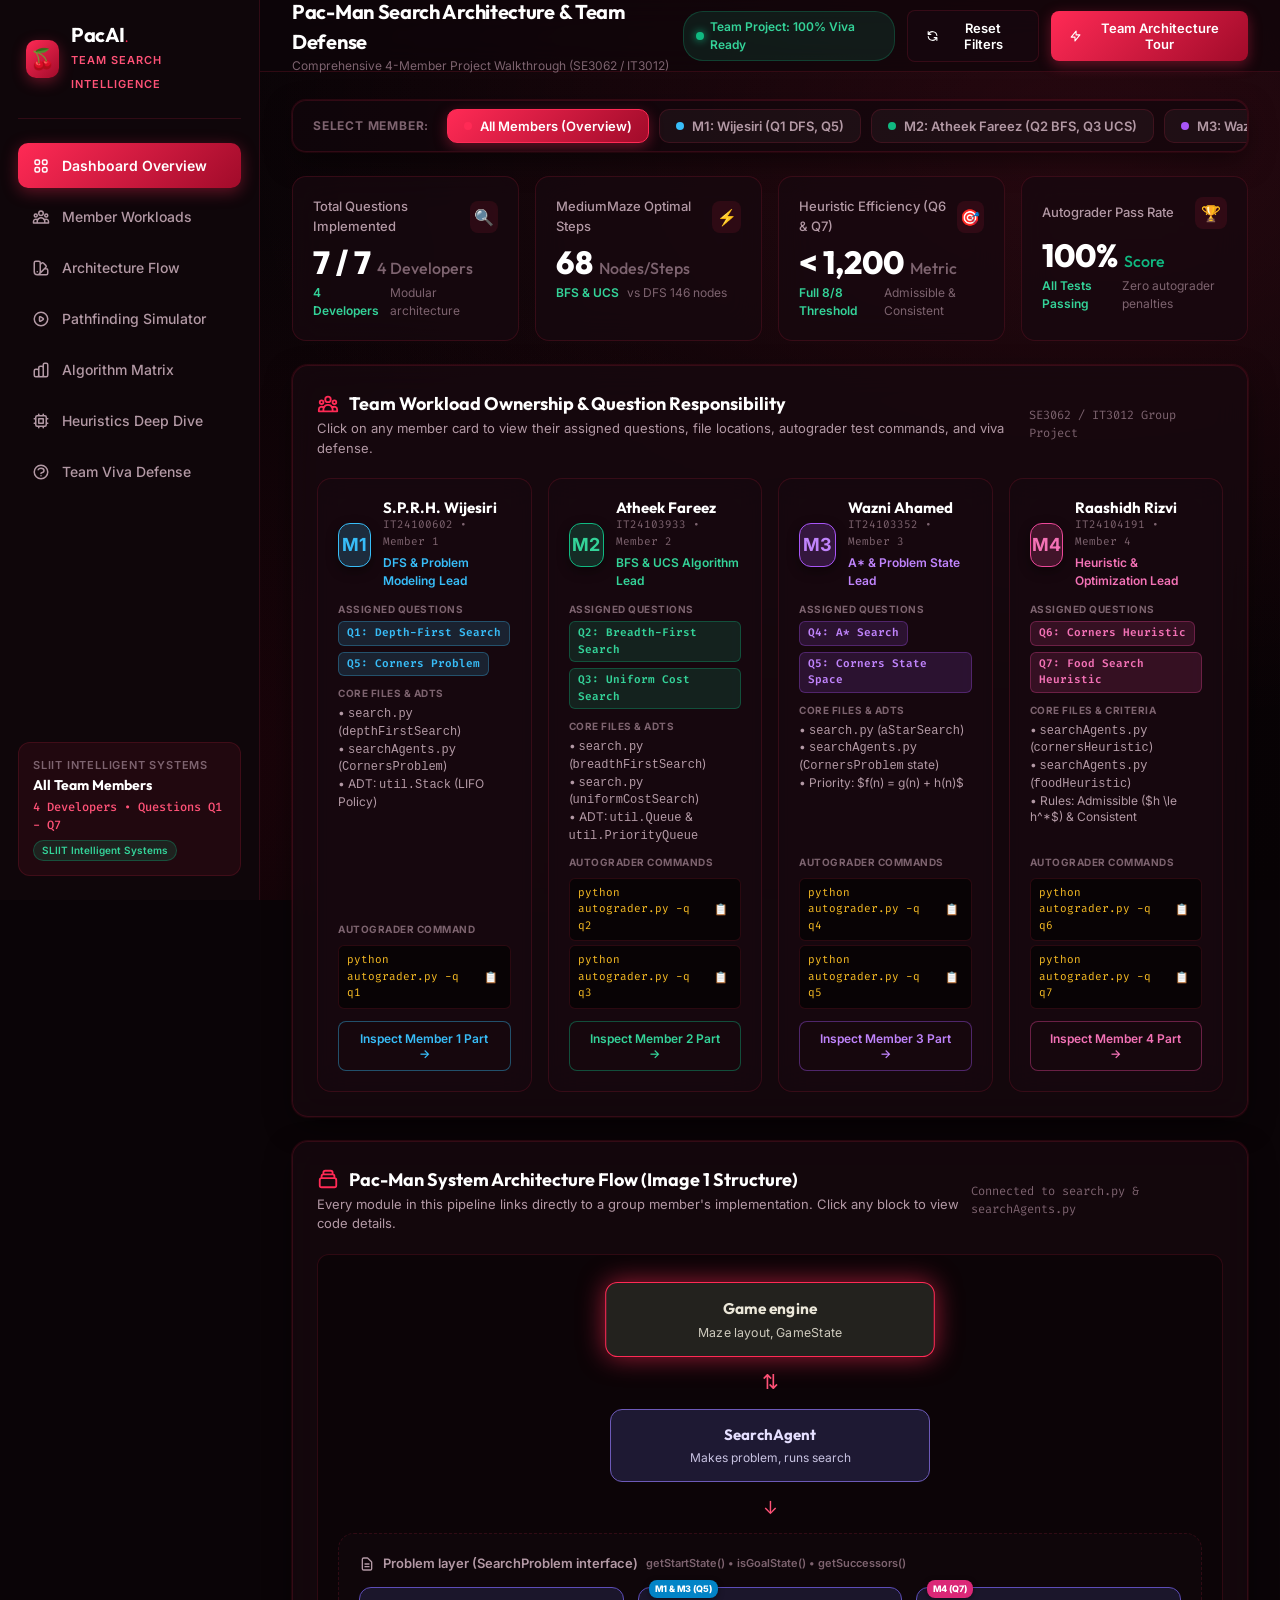
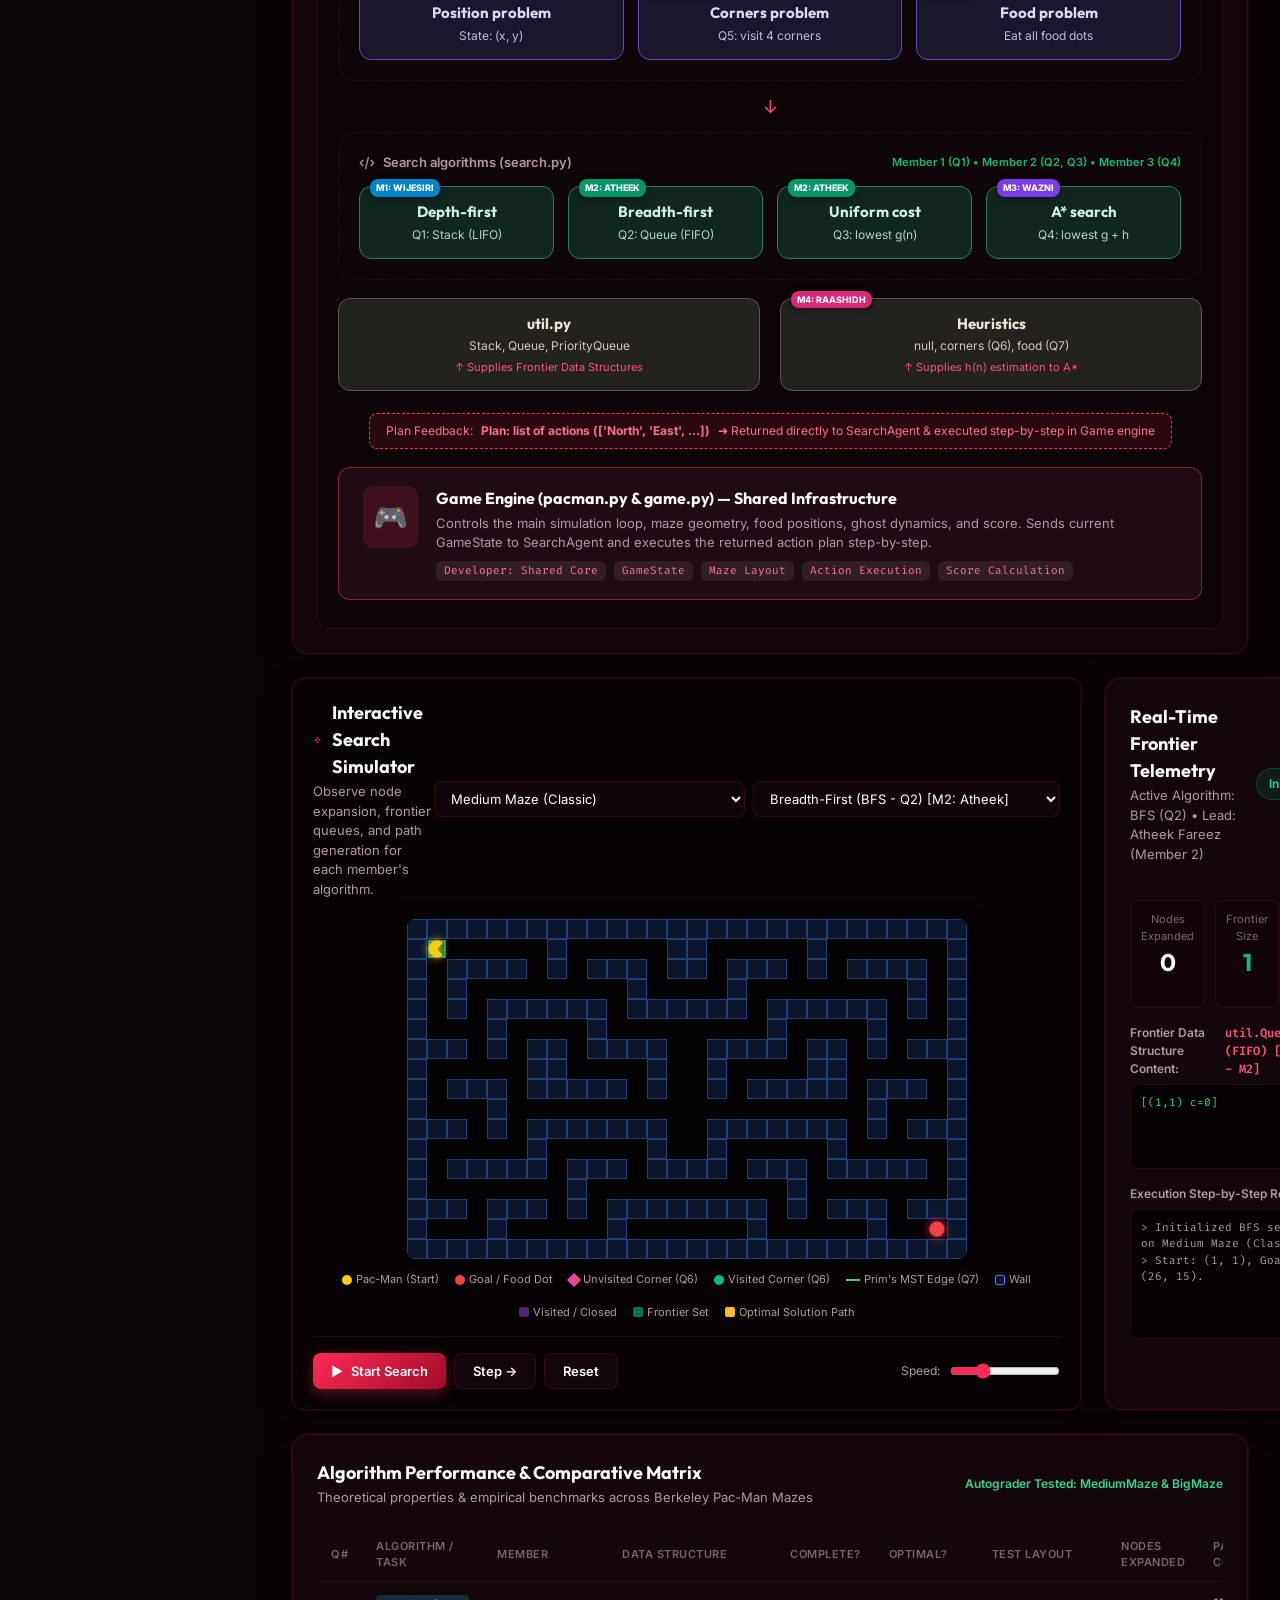
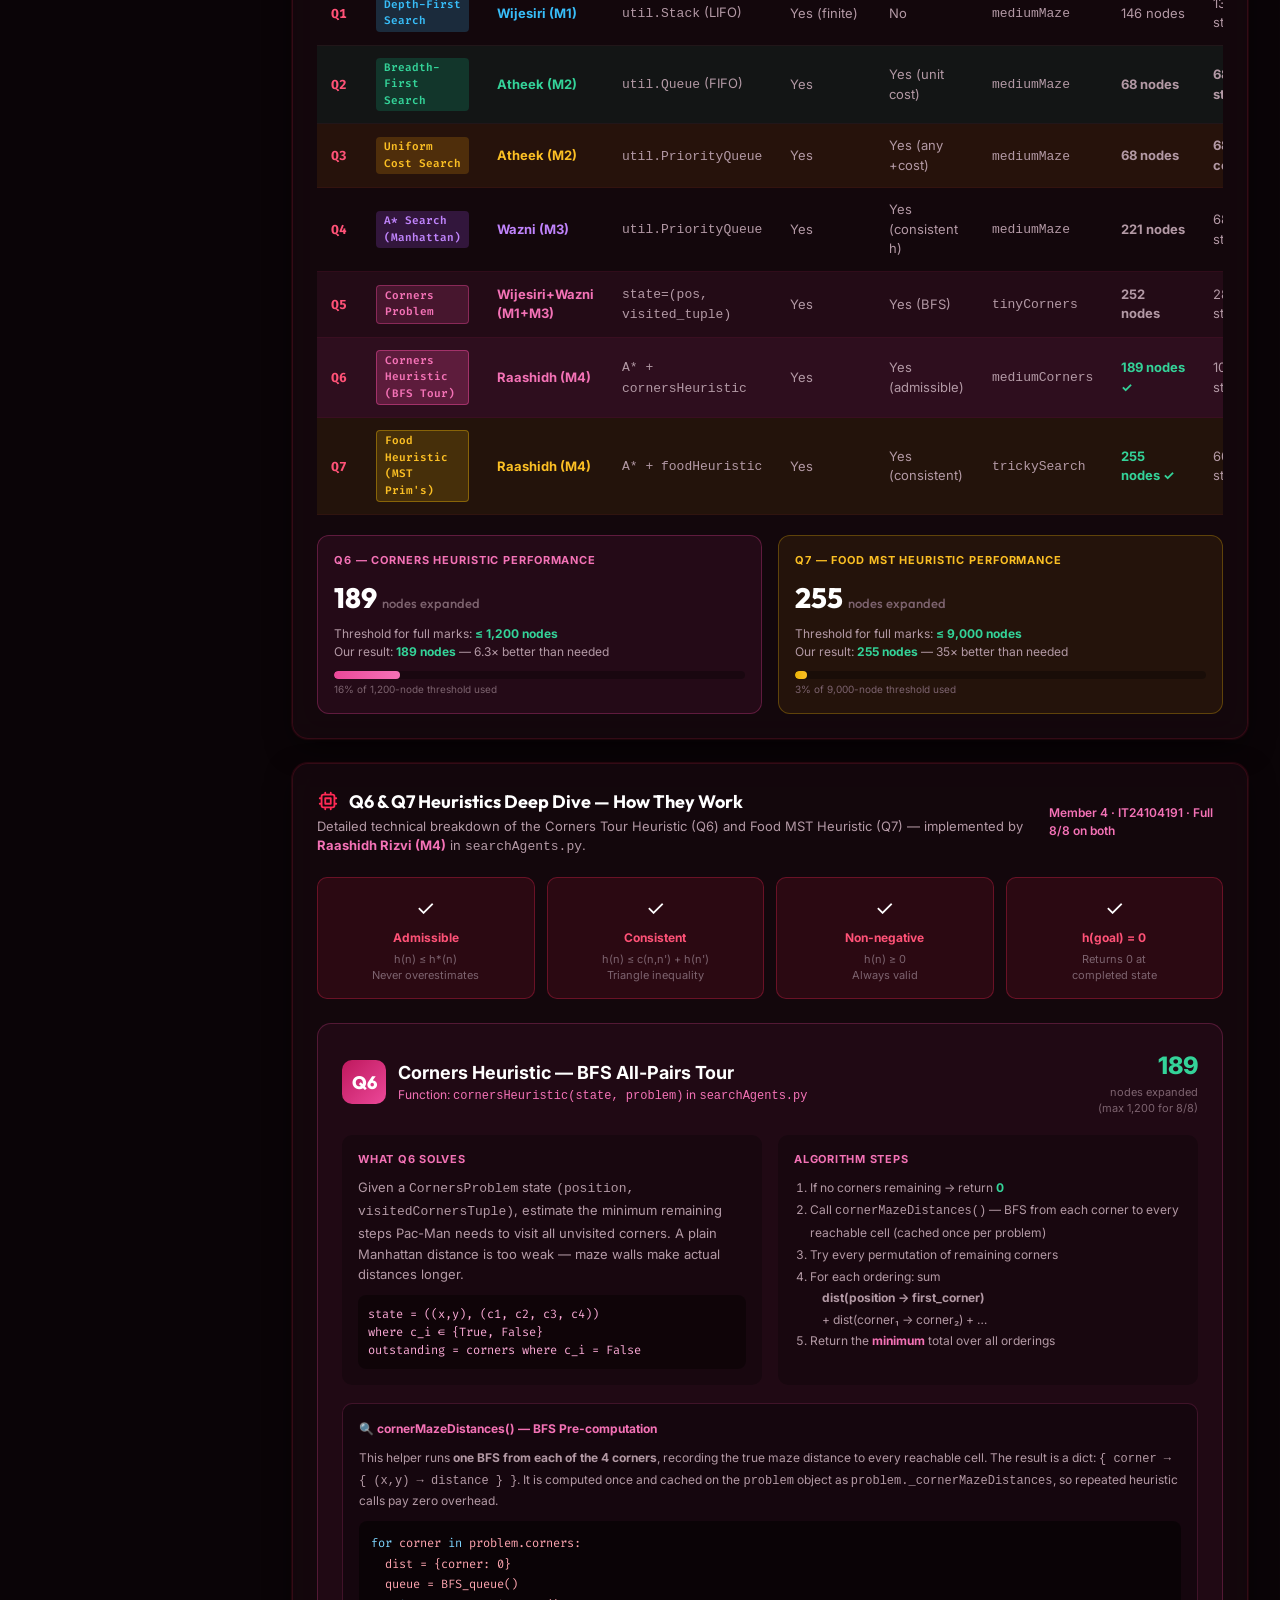
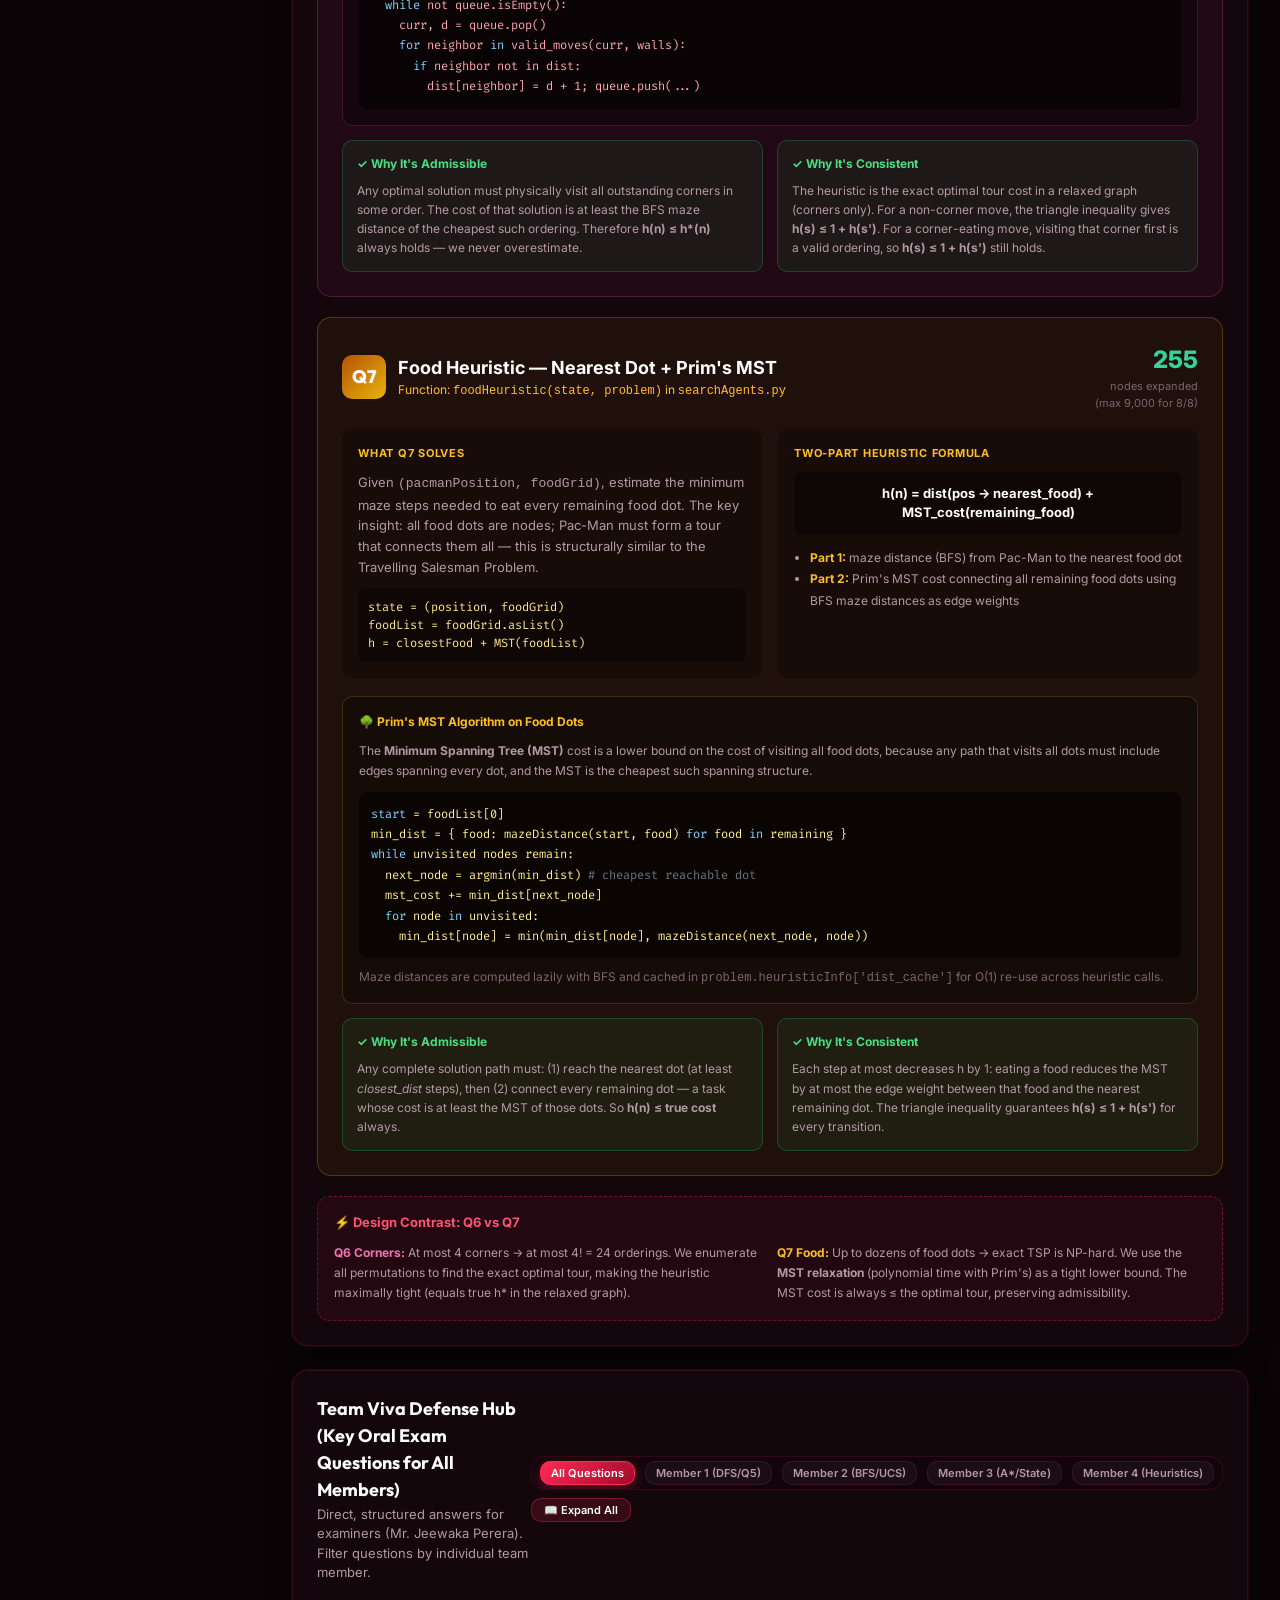
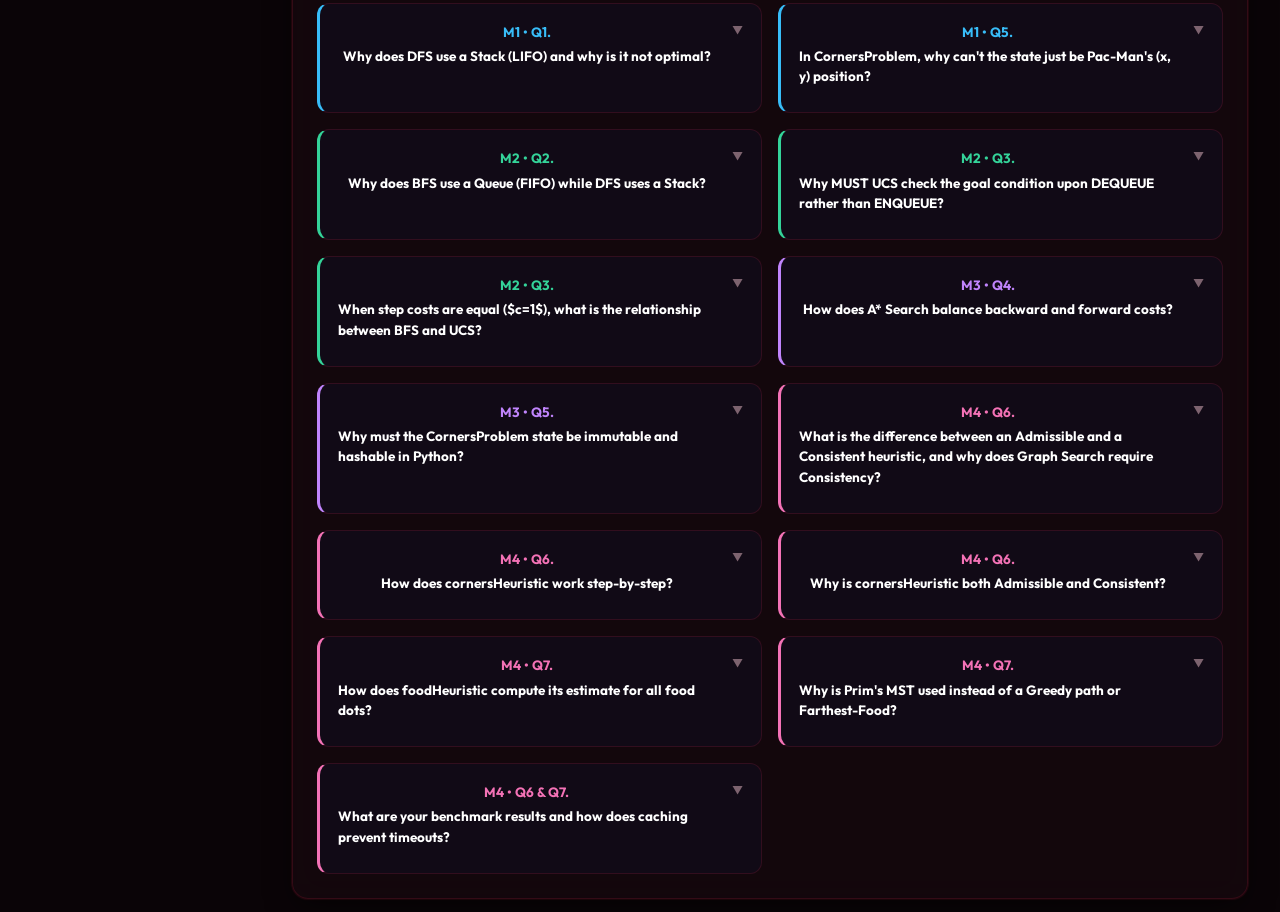
<file: index.html>
<!DOCTYPE html>
<html lang="en">
<head>
  <meta charset="UTF-8">
  <meta name="viewport" content="width=device-width, initial-scale=1.0">
  <meta http-equiv="refresh" content="0; url=demo/index.html">
  <title>Pac-Man Intelligent Search | Team Demonstration</title>
  <script>window.location.replace("demo/index.html");</script>
</head>
<body style="background: #0a0407; color: #ffffff; font-family: -apple-system, BlinkMacSystemFont, 'Segoe UI', Roboto, sans-serif; display: flex; align-items: center; justify-content: center; height: 100vh; margin: 0;">
  <div style="text-align: center;">
    <h2 style="font-size: 24px; font-weight: 700; margin-bottom: 8px;">🍒 PacAI Intelligent Search</h2>
    <p style="color: #b399a5; font-size: 14px;">Redirecting to interactive demonstration UI...</p>
    <a href="demo/index.html" style="color: #ff2a55; text-decoration: none; font-weight: 600; font-size: 14px; border: 1px solid rgba(255, 42, 85, 0.4); padding: 8px 16px; border-radius: 8px; display: inline-block; margin-top: 12px;">Launch Demonstration →</a>
  </div>
</body>
</html>
</file>
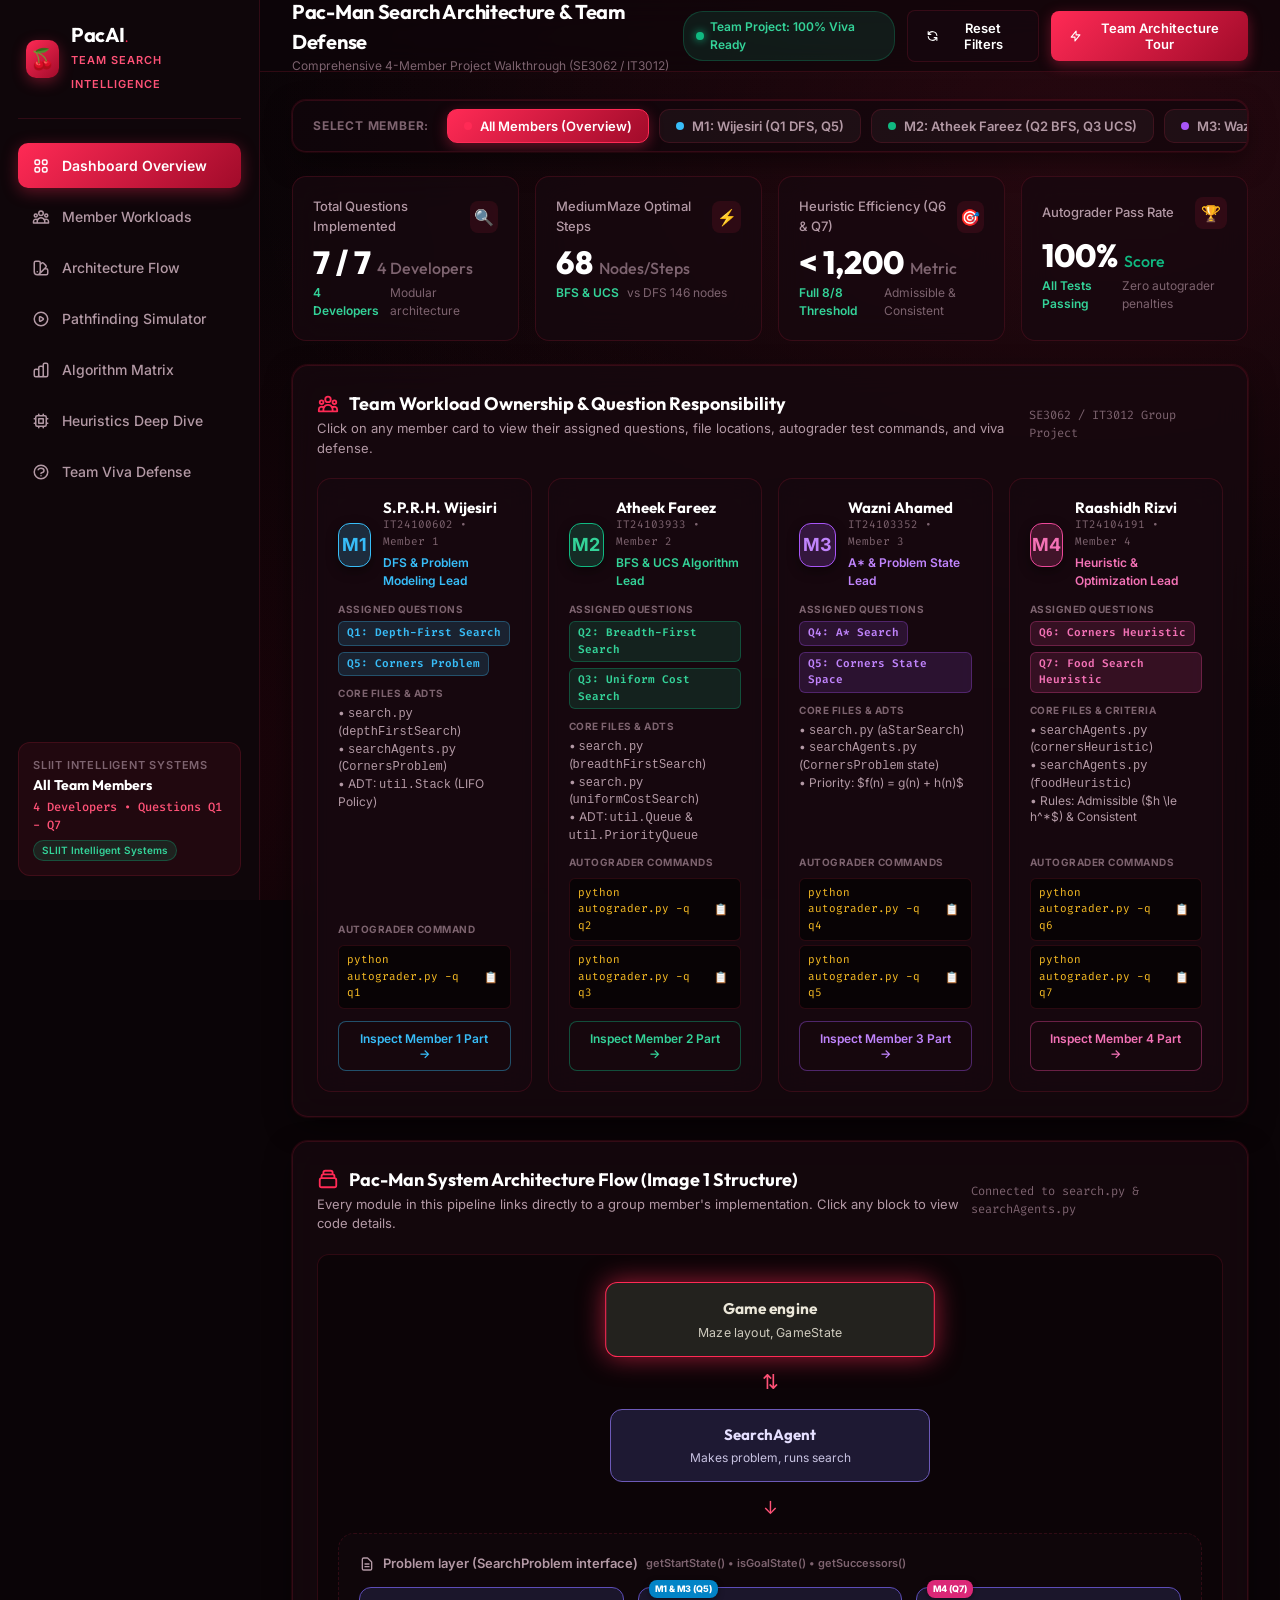
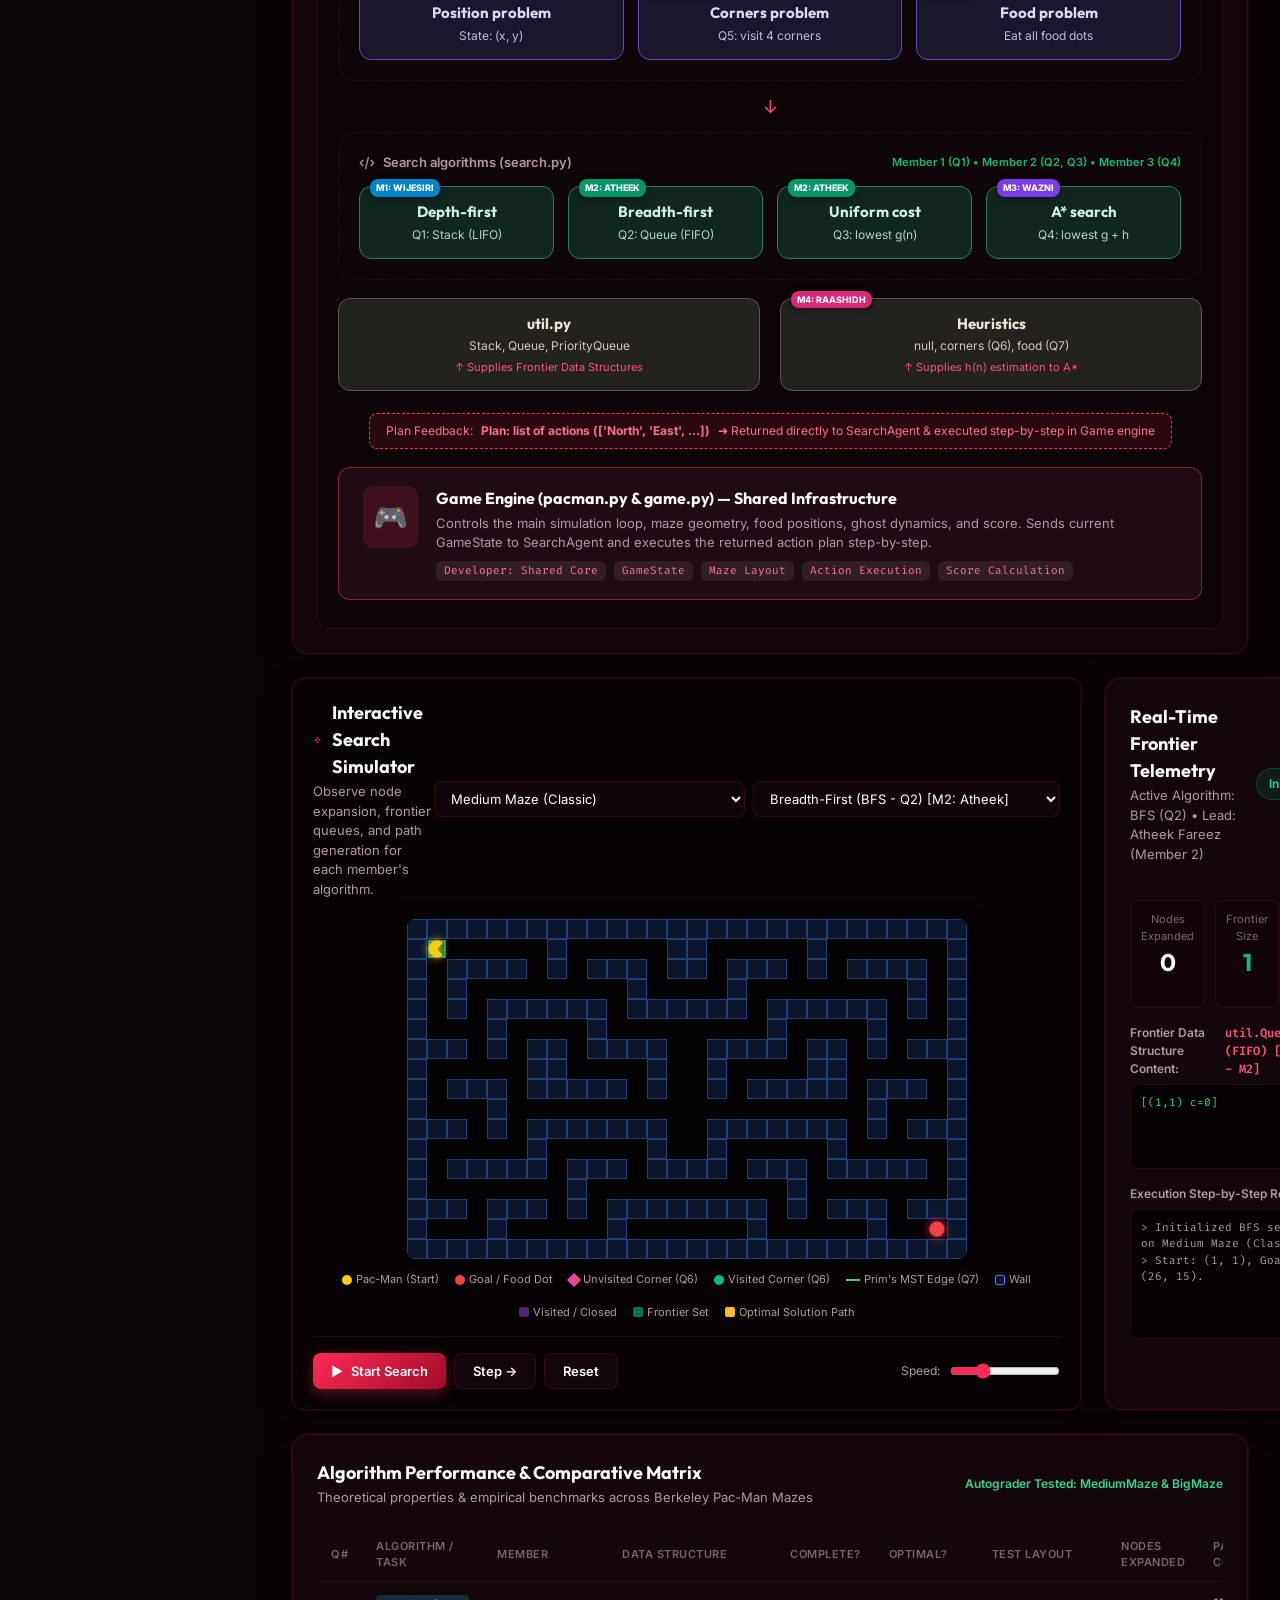
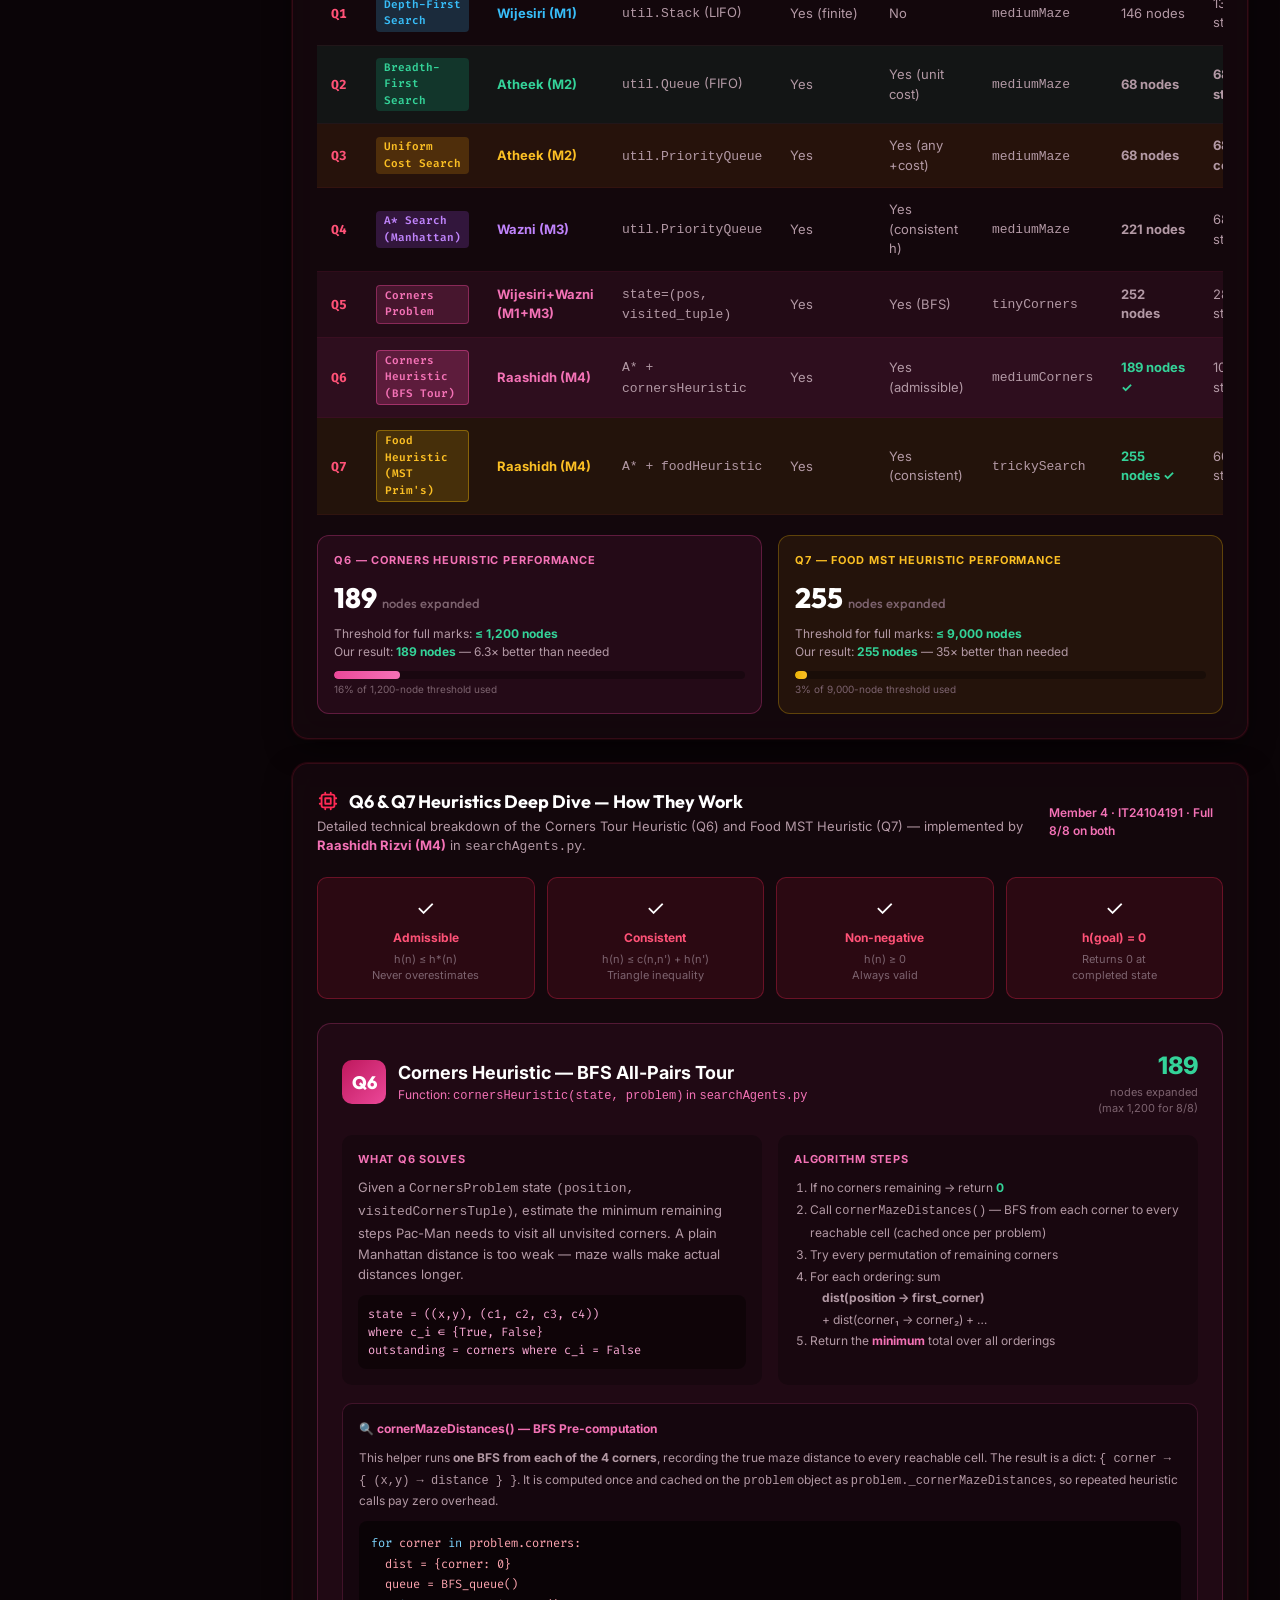
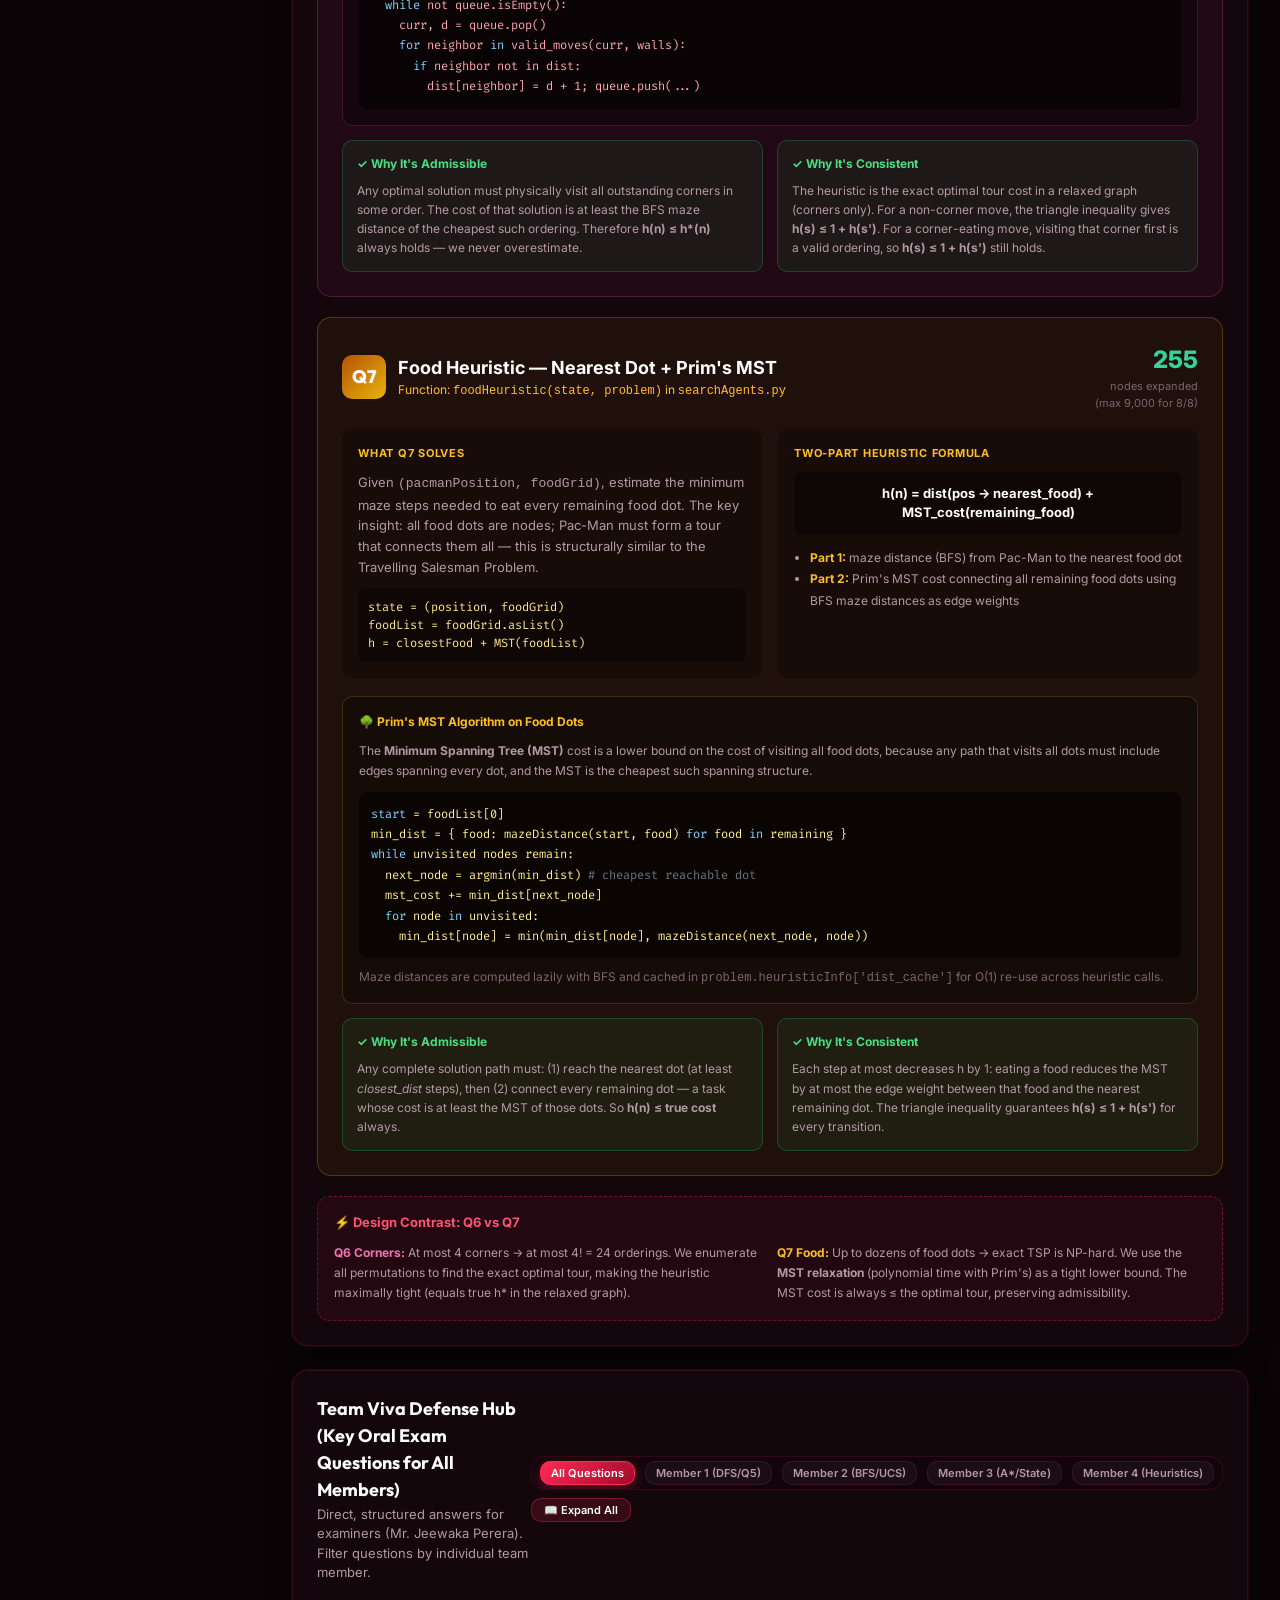
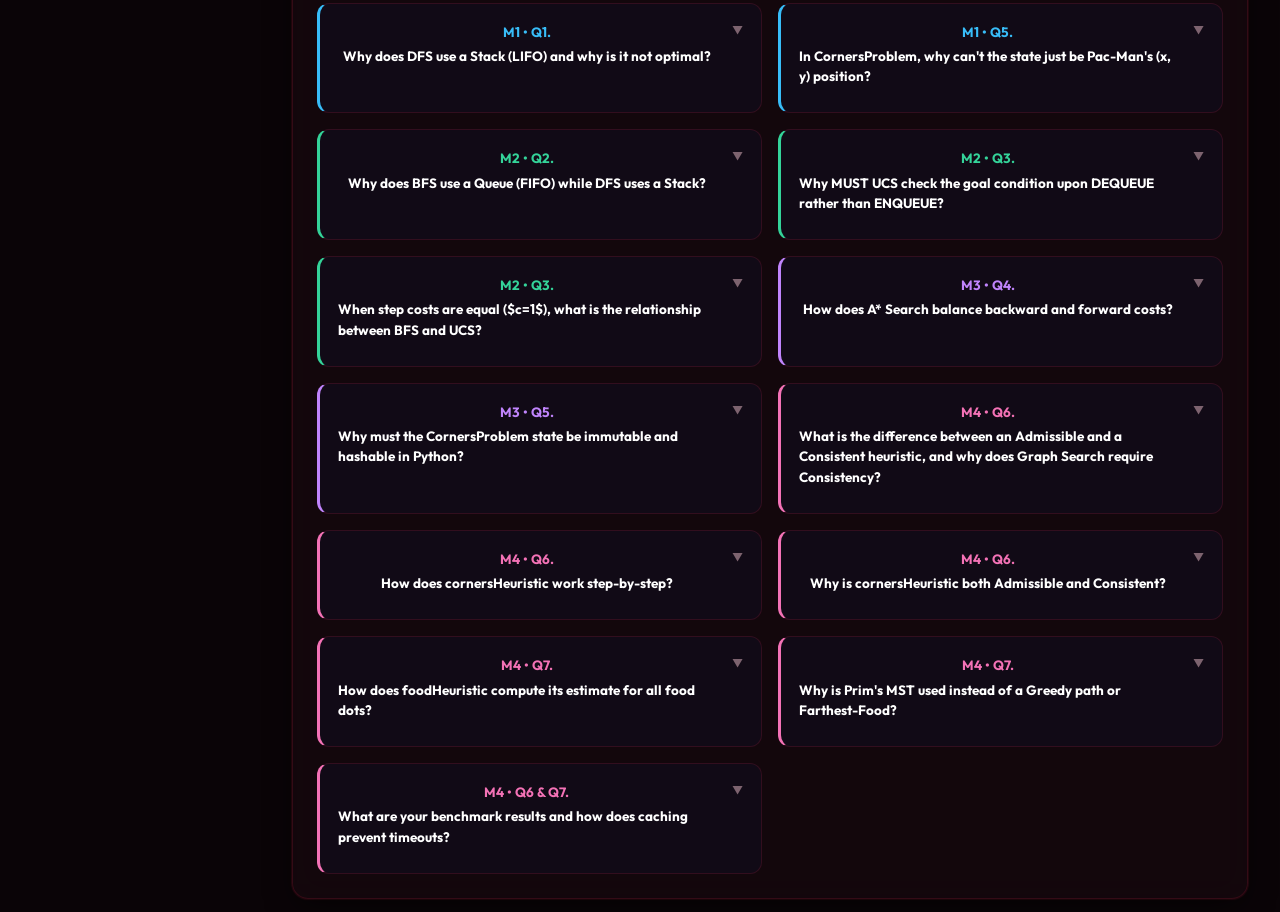
<file: demo/index.html>
<!DOCTYPE html>
<html lang="en">
<head>
  <meta charset="UTF-8">
  <meta name="viewport" content="width=device-width, initial-scale=1.0">
  <title>Pac-Man Intelligent Search | Team Demonstration & Architecture Dashboard</title>
  <meta name="description" content="Comprehensive Explainable AI Demonstration UI for SLIIT SE3062 / IT3012 Intelligent Systems project. Features full 4-member workload ownership (Q1 to Q7), interactive system architecture flow, live pathfinding simulator, and individual Viva defense guides.">
  <link rel="stylesheet" href="style.css">
  <link rel="preconnect" href="https://fonts.googleapis.com">
  <link rel="preconnect" href="https://fonts.gstatic.com" crossorigin>
  <link href="https://fonts.googleapis.com/css2?family=Outfit:wght@300;400;500;600;700;800&family=Inter:wght@300;400;500;600;700&family=Fira+Code:wght@400;500;600&display=swap" rel="stylesheet">
</head>
<body>
  <div class="app-container">
    <!-- ==================== SIDEBAR ==================== -->
    <aside class="sidebar">
      <div>
        <div class="brand-logo">
          <div class="logo-icon">🍒</div>
          <div class="brand-info">
            <h2>PacAI<span style="color: var(--crimson-primary)">.</span></h2>
            <span>Team Search Intelligence</span>
          </div>
        </div>

        <ul class="nav-menu">
          <li>
            <a href="#section-dashboard" class="nav-item active" data-nav="dashboard">
              <svg fill="none" viewBox="0 0 24 24" stroke="currentColor">
                <path stroke-linecap="round" stroke-linejoin="round" d="M4 6a2 2 0 012-2h2a2 2 0 012 2v2a2 2 0 01-2 2H6a2 2 0 01-2-2V6zM14 6a2 2 0 012-2h2a2 2 0 012 2v2a2 2 0 01-2 2h-2a2 2 0 01-2-2V6zM4 16a2 2 0 012-2h2a2 2 0 012 2v2a2 2 0 01-2 2H6a2 2 0 01-2-2v-2zM14 16a2 2 0 012-2h2a2 2 0 012 2v2a2 2 0 01-2 2h-2a2 2 0 01-2-2v-2z" />
              </svg>
              <span>Dashboard Overview</span>
            </a>
          </li>
          <li>
            <a href="#section-team-workload" class="nav-item" data-nav="team">
              <svg fill="none" viewBox="0 0 24 24" stroke="currentColor">
                <path stroke-linecap="round" stroke-linejoin="round" d="M17 20h5v-2a3 3 0 00-5.356-1.857M17 20H7m10 0v-2c0-.656-.126-1.283-.356-1.857M7 20H2v-2a3 3 0 015.356-1.857M7 20v-2c0-.656.126-1.283.356-1.857m0 0a5.002 5.002 0 019.288 0M15 7a3 3 0 11-6 0 3 3 0 016 0zm6 3a2 2 0 11-4 0 2 2 0 014 0zM7 10a2 2 0 11-4 0 2 2 0 014 0z" />
              </svg>
              <span>Member Workloads</span>
            </a>
          </li>
          <li>
            <a href="#section-architecture" class="nav-item" data-nav="architecture">
              <svg fill="none" viewBox="0 0 24 24" stroke="currentColor">
                <path stroke-linecap="round" stroke-linejoin="round" d="M7 21a4 4 0 01-4-4V5a2 2 0 012-2h4a2 2 0 012 2v12a4 4 0 01-4 4zm0 0h12a2 2 0 002-2v-4a2 2 0 00-2-2h-2.343M11 7.343l1.657-1.657a2 2 0 012.828 0l2.829 2.829a2 2 0 010 2.828l-8.486 8.485M7 17h.01" />
              </svg>
              <span>Architecture Flow</span>
            </a>
          </li>
          <li>
            <a href="#section-simulator" class="nav-item" data-nav="simulator">
              <svg fill="none" viewBox="0 0 24 24" stroke="currentColor">
                <path stroke-linecap="round" stroke-linejoin="round" d="M14.752 11.168l-3.197-2.132A1 1 0 0010 9.87v4.263a1 1 0 001.555.832l3.197-2.132a1 1 0 000-1.664z" />
                <path stroke-linecap="round" stroke-linejoin="round" d="M21 12a9 9 0 11-18 0 9 9 0 0118 0z" />
              </svg>
              <span>Pathfinding Simulator</span>
            </a>
          </li>
          <li>
            <a href="#section-analytics" class="nav-item" data-nav="analytics">
              <svg fill="none" viewBox="0 0 24 24" stroke="currentColor">
                <path stroke-linecap="round" stroke-linejoin="round" d="M9 19v-6a2 2 0 00-2-2H5a2 2 0 00-2 2v6a2 2 0 002 2h2a2 2 0 002-2zm0 0V9a2 2 0 012-2h2a2 2 0 012 2v10m-6 0a2 2 0 002 2h2a2 2 0 002-2m0 0V5a2 2 0 012-2h2a2 2 0 012 2v14a2 2 0 01-2 2h-2a2 2 0 01-2-2z" />
              </svg>
              <span>Algorithm Matrix</span>
            </a>
          </li>
          <li>
            <a href="#section-heuristics" class="nav-item" data-nav="heuristics">
              <svg fill="none" viewBox="0 0 24 24" stroke="currentColor">
                <path stroke-linecap="round" stroke-linejoin="round" d="M9 3v2m6-2v2M9 19v2m6-2v2M5 9H3m2 6H3m18-6h-2m2 6h-2M7 19h10a2 2 0 002-2V7a2 2 0 00-2-2H7a2 2 0 00-2 2v10a2 2 0 002 2zM9 9h6v6H9V9z" />
              </svg>
              <span>Heuristics Deep Dive</span>
            </a>
          </li>
          <li>
            <a href="#section-viva" class="nav-item" data-nav="viva">
              <svg fill="none" viewBox="0 0 24 24" stroke="currentColor">
                <path stroke-linecap="round" stroke-linejoin="round" d="M8.228 9c.549-1.165 2.03-2 3.772-2 2.21 0 4 1.343 4 3 0 1.4-1.278 2.575-3.006 2.907-.542.104-.994.54-.994 1.093m0 3h.01M21 12a9 9 0 11-18 0 9 9 0 0118 0z" />
              </svg>
              <span>Team Viva Defense</span>
            </a>
          </li>
        </ul>
      </div>

      <!-- Active Member Indicator Card in Sidebar -->
      <div class="sidebar-member-badge" id="sidebarActiveCard">
        <div class="member-title" id="sbRoleTitle">Selected Member Focus</div>
        <div class="member-name" id="sbMemberName">All Team Members</div>
        <div class="member-id" id="sbMemberId">4 Members • Questions Q1 - Q7</div>
        <div class="member-role" id="sbMemberTag">SLIIT Intelligent Systems</div>
      </div>
    </aside>

    <!-- ==================== MAIN WRAPPER ==================== -->
    <main class="main-wrapper">
      <!-- Top Navigation Header -->
      <header class="top-header">
        <div class="header-title-block">
          <h1 id="headerGreeting">Pac-Man Search Architecture & Team Defense</h1>
          <p id="headerSubtitle">SLIIT Year 3 Sem 1 (SE3062 / IT3012) • Lecturer: Mr. Jeewaka Perera</p>
        </div>
        <div class="header-actions">
          <div class="status-indicator">
            <span class="pulse-dot"></span>
            <span id="headerProjectStatus">Team Project: 100% Viva Ready</span>
          </div>
          <button class="btn btn-secondary" id="btnResetDemo">
            <svg width="14" height="14" fill="none" viewBox="0 0 24 24" stroke="currentColor">
              <path stroke-linecap="round" stroke-linejoin="round" stroke-width="2" d="M4 4v5h.582m15.356 2A8.001 8.001 0 004.582 9m0 0H9m11 11v-5h-.581m0 0a8.003 8.003 0 01-15.357-2m15.357 2H15" />
            </svg>
            <span>Reset Filters</span>
          </button>
          <button class="btn btn-primary" id="btnQuickTour">
            <svg width="14" height="14" fill="none" viewBox="0 0 24 24" stroke="currentColor">
              <path stroke-linecap="round" stroke-linejoin="round" stroke-width="2" d="M13 10V3L4 14h7v7l9-11h-7z" />
            </svg>
            <span>Team Architecture Tour</span>
          </button>
        </div>
      </header>

      <!-- Dashboard Content Body -->
      <div class="dashboard-content">

        <!-- ==================== MEMBER SWITCHER FILTER BAR ==================== -->
        <div class="member-switcher-bar">
          <span class="member-switcher-label">Select Member:</span>
          <button class="member-pill-btn active" data-member="all">
            <span class="pill-dot" style="background: #ff2a55;"></span>
            <span>All Members (Overview)</span>
          </button>
          <button class="member-pill-btn" data-member="m1">
            <span class="pill-dot" style="background: #38bdf8;"></span>
            <span>M1: Wijesiri (Q1 DFS, Q5)</span>
          </button>
          <button class="member-pill-btn" data-member="m2">
            <span class="pill-dot" style="background: #10b981;"></span>
            <span>M2: Atheek Fareez (Q2 BFS, Q3 UCS)</span>
          </button>
          <button class="member-pill-btn" data-member="m3">
            <span class="pill-dot" style="background: #a855f7;"></span>
            <span>M3: Wazni (Q4 A*, Q5 Corners)</span>
          </button>
          <button class="member-pill-btn" data-member="m4">
            <span class="pill-dot" style="background: #ec4899;"></span>
            <span>M4: Raashidh (Q6 & Q7 Heuristics)</span>
          </button>
        </div>

        <!-- 4 Metric Cards (Image 2 Style) -->
        <section class="metrics-grid" id="section-dashboard">
          <div class="metric-card" id="metricCard1">
            <div class="metric-header">
              <span class="metric-label" id="metricLabel1">Total Questions Implemented</span>
              <div class="metric-icon">🔍</div>
            </div>
            <div class="metric-value" id="metricValue1">7 / 7 <span style="font-size: 16px; font-weight: 500; color: var(--text-muted);">Q1 - Q7</span></div>
            <div class="metric-footer">
              <span class="badge-up" id="metricBadge1">4 Developers</span>
              <span class="badge-subtext" id="metricSubtext1">Modular architecture</span>
            </div>
          </div>

          <div class="metric-card" id="metricCard2">
            <div class="metric-header">
              <span class="metric-label" id="metricLabel2">MediumMaze Node Performance</span>
              <div class="metric-icon">⚡</div>
            </div>
            <div class="metric-value" id="metricValue2">68 <span style="font-size: 16px; font-weight: 500; color: var(--text-muted);">Nodes (BFS/UCS)</span></div>
            <div class="metric-footer">
              <span class="badge-up" id="metricBadge2">Optimal Path: 68</span>
              <span class="badge-subtext" id="metricSubtext2">vs DFS 146 nodes</span>
            </div>
          </div>

          <div class="metric-card" id="metricCard3">
            <div class="metric-header">
              <span class="metric-label" id="metricLabel3">Heuristic Efficiency (Q6 & Q7)</span>
              <div class="metric-icon">🎯</div>
            </div>
            <div class="metric-value" id="metricValue3">&lt; 1,200 <span style="font-size: 16px; font-weight: 500; color: var(--text-muted);">Nodes</span></div>
            <div class="metric-footer">
              <span class="badge-up" id="metricBadge3">Full 8/8 Threshold</span>
              <span class="badge-subtext" id="metricSubtext3">Admissible & Consistent</span>
            </div>
          </div>

          <div class="metric-card" id="metricCard4">
            <div class="metric-header">
              <span class="metric-label" id="metricLabel4">Autograder Pass Rate</span>
              <div class="metric-icon">🏆</div>
            </div>
            <div class="metric-value" id="metricValue4">100<span style="font-size: 20px;">%</span></div>
            <div class="metric-footer">
              <span class="badge-up" id="metricBadge4">All Unit Tests Passed</span>
              <span class="badge-subtext" id="metricSubtext4">Zero autograder penalties</span>
            </div>
          </div>
        </section>

        <!-- ==========================================================================
             SECTION: TEAM WORKLOAD OWNERSHIP (KNOW YOUR PART - 4 MEMBERS)
             ========================================================================== -->
        <section class="section-panel" id="section-team-workload">
          <div class="panel-header">
            <div class="panel-title-area">
              <h2>
                <svg width="22" height="22" fill="none" viewBox="0 0 24 24" stroke="var(--crimson-primary)">
                  <path stroke-linecap="round" stroke-linejoin="round" stroke-width="2" d="M17 20h5v-2a3 3 0 00-5.356-1.857M17 20H7m10 0v-2c0-.656-.126-1.283-.356-1.857M7 20H2v-2a3 3 0 015.356-1.857M7 20v-2c0-.656.126-1.283.356-1.857m0 0a5.002 5.002 0 019.288 0M15 7a3 3 0 11-6 0 3 3 0 016 0zm6 3a2 2 0 11-4 0 2 2 0 014 0zM7 10a2 2 0 11-4 0 2 2 0 014 0z" />
                </svg>
                Team Workload Ownership & Question Responsibility
              </h2>
              <p>Click on any member card to view their assigned questions, file locations, autograder test commands, and viva defense.</p>
            </div>
            <div style="font-size: 12px; color: var(--text-muted); font-family: var(--font-mono);">
              SE3062 / IT3012 Group Project
            </div>
          </div>

          <div class="team-cards-grid">
            <!-- Member 1 Card -->
            <div class="team-member-card" id="cardM1" data-member="m1">
              <div>
                <div class="card-top-header">
                  <div class="member-avatar avatar-m1">M1</div>
                  <div>
                    <div class="member-card-name">S.P.R.H. Wijesiri</div>
                    <div class="member-card-id">IT24100602 • Member 1</div>
                    <div class="member-card-role" style="color: #38bdf8;">DFS & Problem Modeling Lead</div>
                  </div>
                </div>

                <div class="member-card-section">
                  <div class="section-label-mini">Assigned Questions</div>
                  <div class="quest-badges-list">
                    <span class="quest-badge m1">Q1: Depth-First Search</span>
                    <span class="quest-badge m1">Q5: Corners Problem</span>
                  </div>
                </div>

                <div class="member-card-section">
                  <div class="section-label-mini">Core Files & ADTs</div>
                  <div style="font-size: 12px; color: var(--text-secondary); line-height: 1.4;">
                    • <code>search.py</code> (<code>depthFirstSearch</code>)<br>
                    • <code>searchAgents.py</code> (<code>CornersProblem</code>)<br>
                    • ADT: <code>util.Stack</code> (LIFO Policy)
                  </div>
                </div>
              </div>

              <div>
                <div class="member-card-section">
                  <div class="section-label-mini">Autograder Command</div>
                  <div class="command-snippet">
                    <span>python autograder.py -q q1</span>
                    <button class="copy-mini-btn" title="Copy command" onclick="event.stopPropagation(); navigator.clipboard.writeText('python autograder.py -q q1'); alert('Copied Q1 command!');">📋</button>
                  </div>
                </div>
                <button class="btn btn-secondary" style="width: 100%; margin-top: 12px; justify-content: center; font-size: 12px; border-color: rgba(56, 189, 248, 0.4); color: #38bdf8;">
                  Inspect Member 1 Part →
                </button>
              </div>
            </div>

            <!-- Member 2 Card -->
            <div class="team-member-card active-selected" id="cardM2" data-member="m2">
              <div>
                <div class="card-top-header">
                  <div class="member-avatar avatar-m2">M2</div>
                  <div>
                    <div class="member-card-name">Atheek Fareez</div>
                    <div class="member-card-id">IT24103933 • Member 2</div>
                    <div class="member-card-role" style="color: #34d399;">BFS & UCS Algorithm Lead</div>
                  </div>
                </div>

                <div class="member-card-section">
                  <div class="section-label-mini">Assigned Questions</div>
                  <div class="quest-badges-list">
                    <span class="quest-badge m2">Q2: Breadth-First Search</span>
                    <span class="quest-badge m2">Q3: Uniform Cost Search</span>
                  </div>
                </div>

                <div class="member-card-section">
                  <div class="section-label-mini">Core Files & ADTs</div>
                  <div style="font-size: 12px; color: var(--text-secondary); line-height: 1.4;">
                    • <code>search.py</code> (<code>breadthFirstSearch</code>)<br>
                    • <code>search.py</code> (<code>uniformCostSearch</code>)<br>
                    • ADT: <code>util.Queue</code> & <code>util.PriorityQueue</code>
                  </div>
                </div>
              </div>

              <div>
                <div class="member-card-section">
                  <div class="section-label-mini">Autograder Commands</div>
                  <div class="command-snippet">
                    <span>python autograder.py -q q2</span>
                    <button class="copy-mini-btn" title="Copy command" onclick="event.stopPropagation(); navigator.clipboard.writeText('python autograder.py -q q2'); alert('Copied Q2 command!');">📋</button>
                  </div>
                  <div class="command-snippet" style="margin-top: 4px;">
                    <span>python autograder.py -q q3</span>
                    <button class="copy-mini-btn" title="Copy command" onclick="event.stopPropagation(); navigator.clipboard.writeText('python autograder.py -q q3'); alert('Copied Q3 command!');">📋</button>
                  </div>
                </div>
                <button class="btn btn-secondary" style="width: 100%; margin-top: 12px; justify-content: center; font-size: 12px; border-color: rgba(16, 185, 129, 0.4); color: #34d399;">
                  Inspect Member 2 Part →
                </button>
              </div>
            </div>

            <!-- Member 3 Card -->
            <div class="team-member-card" id="cardM3" data-member="m3">
              <div>
                <div class="card-top-header">
                  <div class="member-avatar avatar-m3">M3</div>
                  <div>
                    <div class="member-card-name">Wazni Ahamed</div>
                    <div class="member-card-id">IT24103352 • Member 3</div>
                    <div class="member-card-role" style="color: #c084fc;">A* & Problem State Lead</div>
                  </div>
                </div>

                <div class="member-card-section">
                  <div class="section-label-mini">Assigned Questions</div>
                  <div class="quest-badges-list">
                    <span class="quest-badge m3">Q4: A* Search</span>
                    <span class="quest-badge m3">Q5: Corners State Space</span>
                  </div>
                </div>

                <div class="member-card-section">
                  <div class="section-label-mini">Core Files & ADTs</div>
                  <div style="font-size: 12px; color: var(--text-secondary); line-height: 1.4;">
                    • <code>search.py</code> (<code>aStarSearch</code>)<br>
                    • <code>searchAgents.py</code> (<code>CornersProblem</code> state)<br>
                    • Priority: $f(n) = g(n) + h(n)$
                  </div>
                </div>
              </div>

              <div>
                <div class="member-card-section">
                  <div class="section-label-mini">Autograder Commands</div>
                  <div class="command-snippet">
                    <span>python autograder.py -q q4</span>
                    <button class="copy-mini-btn" title="Copy command" onclick="event.stopPropagation(); navigator.clipboard.writeText('python autograder.py -q q4'); alert('Copied Q4 command!');">📋</button>
                  </div>
                  <div class="command-snippet" style="margin-top: 4px;">
                    <span>python autograder.py -q q5</span>
                    <button class="copy-mini-btn" title="Copy command" onclick="event.stopPropagation(); navigator.clipboard.writeText('python autograder.py -q q5'); alert('Copied Q5 command!');">📋</button>
                  </div>
                </div>
                <button class="btn btn-secondary" style="width: 100%; margin-top: 12px; justify-content: center; font-size: 12px; border-color: rgba(168, 85, 247, 0.4); color: #c084fc;">
                  Inspect Member 3 Part →
                </button>
              </div>
            </div>

            <!-- Member 4 Card -->
            <div class="team-member-card" id="cardM4" data-member="m4">
              <div>
                <div class="card-top-header">
                  <div class="member-avatar avatar-m4">M4</div>
                  <div>
                    <div class="member-card-name">Raashidh Rizvi</div>
                    <div class="member-card-id">IT24104191 • Member 4</div>
                    <div class="member-card-role" style="color: #f472b6;">Heuristic & Optimization Lead</div>
                  </div>
                </div>

                <div class="member-card-section">
                  <div class="section-label-mini">Assigned Questions</div>
                  <div class="quest-badges-list">
                    <span class="quest-badge m4">Q6: Corners Heuristic</span>
                    <span class="quest-badge m4">Q7: Food Search Heuristic</span>
                  </div>
                </div>

                <div class="member-card-section">
                  <div class="section-label-mini">Core Files & Criteria</div>
                  <div style="font-size: 12px; color: var(--text-secondary); line-height: 1.4;">
                    • <code>searchAgents.py</code> (<code>cornersHeuristic</code>)<br>
                    • <code>searchAgents.py</code> (<code>foodHeuristic</code>)<br>
                    • Rules: Admissible ($h \le h^*$) & Consistent
                  </div>
                </div>
              </div>

              <div>
                <div class="member-card-section">
                  <div class="section-label-mini">Autograder Commands</div>
                  <div class="command-snippet">
                    <span>python autograder.py -q q6</span>
                    <button class="copy-mini-btn" title="Copy command" onclick="event.stopPropagation(); navigator.clipboard.writeText('python autograder.py -q q6'); alert('Copied Q6 command!');">📋</button>
                  </div>
                  <div class="command-snippet" style="margin-top: 4px;">
                    <span>python autograder.py -q q7</span>
                    <button class="copy-mini-btn" title="Copy command" onclick="event.stopPropagation(); navigator.clipboard.writeText('python autograder.py -q q7'); alert('Copied Q7 command!');">📋</button>
                  </div>
                </div>
                <button class="btn btn-secondary" style="width: 100%; margin-top: 12px; justify-content: center; font-size: 12px; border-color: rgba(236, 72, 153, 0.4); color: #f472b6;">
                  Inspect Member 4 Part →
                </button>
              </div>
            </div>
          </div>
        </section>

        <!-- ==========================================================================
             SYSTEM ARCHITECTURE FLOW (IMAGE 1 EXACT LAYOUT WITH MEMBER TAGS)
             ========================================================================== -->
        <section class="section-panel" id="section-architecture">
          <div class="panel-header">
            <div class="panel-title-area">
              <h2>
                <svg width="22" height="22" fill="none" viewBox="0 0 24 24" stroke="var(--crimson-primary)">
                  <path stroke-linecap="round" stroke-linejoin="round" stroke-width="2" d="M19 11H5m14 0a2 2 0 012 2v6a2 2 0 01-2 2H5a2 2 0 01-2-2v-6a2 2 0 012-2m14 0V9a2 2 0 00-2-2M5 11V9a2 2 0 012-2m0 0V5a2 2 0 012-2h6a2 2 0 012 2v2M7 7h10" />
                </svg>
                Pac-Man System Architecture Flow (Image 1 Structure)
              </h2>
              <p>Every module in this pipeline links directly to a group member's implementation. Click any block to view code details.</p>
            </div>
            <div style="font-size: 12px; color: var(--text-muted); font-family: var(--font-mono);">
              Connected to search.py & searchAgents.py
            </div>
          </div>

          <div class="diagram-interactive-canvas">
            <div class="flow-container">
              <!-- Level 1: Game Engine -->
              <div class="sys-node node-engine" id="node-engine" data-node="engine">
                <span class="node-title">Game engine</span>
                <span class="node-subtitle">Maze layout, GameState</span>
              </div>

              <!-- Flow Arrow Between Engine & Agent -->
              <div class="flow-arrow-down" style="font-size: 20px;">
                <span>⇅</span>
              </div>

              <!-- Level 2: SearchAgent -->
              <div class="sys-node node-agent" id="node-agent" data-node="agent">
                <span class="node-title">SearchAgent</span>
                <span class="node-subtitle">Makes problem, runs search</span>
              </div>

              <!-- Connector Arrow -->
              <div class="flow-arrow-down">
                <span>↓</span>
              </div>

              <!-- Level 3: Problem Layer Container -->
              <div class="node-subgroup">
                <div class="subgroup-header">
                  <div style="display: flex; align-items: center; gap: 8px;">
                    <svg width="16" height="16" fill="none" viewBox="0 0 24 24" stroke="currentColor">
                      <path stroke-linecap="round" stroke-linejoin="round" stroke-width="2" d="M9 12h6m-6 4h6m2 5H7a2 2 0 01-2-2V5a2 2 0 012-2h5.586a1 1 0 01.707.293l5.414 5.414a1 1 0 01.293.707V19a2 2 0 01-2 2z" />
                    </svg>
                    <span>Problem layer (SearchProblem interface)</span>
                  </div>
                  <span style="font-size: 11px; color: var(--text-muted);">getStartState() • isGoalState() • getSuccessors()</span>
                </div>
                <div class="subgroup-grid cols-3">
                  <div class="sys-node node-problem" id="node-pos" data-node="pos">
                    <span class="node-title">Position problem</span>
                    <span class="node-subtitle">State: (x, y)</span>
                  </div>
                  <div class="sys-node node-problem" id="node-corners" data-node="corners">
                    <div class="node-member-tag m1" style="background: #0284c7;">M1 & M3 (Q5)</div>
                    <span class="node-title">Corners problem</span>
                    <span class="node-subtitle">Q5: visit 4 corners</span>
                  </div>
                  <div class="sys-node node-problem" id="node-food" data-node="food">
                    <div class="node-member-tag m4" style="background: #db2777;">M4 (Q7)</div>
                    <span class="node-title">Food problem</span>
                    <span class="node-subtitle">Eat all food dots</span>
                  </div>
                </div>
              </div>

              <!-- Connector Arrow -->
              <div class="flow-arrow-down">
                <span>↓</span>
              </div>

              <!-- Level 4: Search Algorithms Container -->
              <div class="node-subgroup">
                <div class="subgroup-header" style="justify-content: space-between;">
                  <div style="display: flex; align-items: center; gap: 8px;">
                    <svg width="16" height="16" fill="none" viewBox="0 0 24 24" stroke="currentColor">
                      <path stroke-linecap="round" stroke-linejoin="round" stroke-width="2" d="M10 20l4-16m4 4l4 4-4 4M6 16l-4-4 4-4" />
                    </svg>
                    <span>Search algorithms (search.py)</span>
                  </div>
                  <span style="font-size: 11px; color: #10b981; font-weight: 600;">Member 1 (Q1) • Member 2 (Q2, Q3) • Member 3 (Q4)</span>
                </div>
                <div class="subgroup-grid cols-4">
                  <div class="sys-node node-algo" id="node-dfs" data-node="dfs">
                    <div class="node-member-tag m1">M1: Wijesiri</div>
                    <span class="node-title">Depth-first</span>
                    <span class="node-subtitle">Q1: Stack (LIFO)</span>
                  </div>
                  <div class="sys-node node-algo" id="node-bfs" data-node="bfs">
                    <div class="node-member-tag m2">M2: Atheek</div>
                    <span class="node-title">Breadth-first</span>
                    <span class="node-subtitle">Q2: Queue (FIFO)</span>
                  </div>
                  <div class="sys-node node-algo" id="node-ucs" data-node="ucs">
                    <div class="node-member-tag m2">M2: Atheek</div>
                    <span class="node-title">Uniform cost</span>
                    <span class="node-subtitle">Q3: lowest g(n)</span>
                  </div>
                  <div class="sys-node node-algo" id="node-astar" data-node="astar">
                    <div class="node-member-tag m3">M3: Wazni</div>
                    <span class="node-title">A* search</span>
                    <span class="node-subtitle">Q4: lowest g + h</span>
                  </div>
                </div>
              </div>

              <!-- Level 5: Bottom Supporting Grid (util.py & Heuristics) -->
              <div class="bottom-supporting-grid">
                <div class="sys-node node-util" id="node-util" data-node="util">
                  <span class="node-title">util.py</span>
                  <span class="node-subtitle">Stack, Queue, PriorityQueue</span>
                  <div style="font-size: 11px; color: var(--crimson-light); margin-top: 4px;">↑ Supplies Frontier Data Structures</div>
                </div>
                <div class="sys-node node-heuristics" id="node-heuristics" data-node="heuristics">
                  <div class="node-member-tag m4">M4: Raashidh</div>
                  <span class="node-title">Heuristics</span>
                  <span class="node-subtitle">null, corners (Q6), food (Q7)</span>
                  <div style="font-size: 11px; color: var(--crimson-light); margin-top: 4px;">↑ Supplies h(n) estimation to A*</div>
                </div>
              </div>

              <!-- Returning Feedback Loop Badge -->
              <div style="background: rgba(255, 42, 85, 0.12); border: 1px dashed var(--crimson-primary); border-radius: 8px; padding: 8px 16px; font-size: 12px; color: var(--text-accent); display: flex; align-items: center; gap: 8px; margin-top: 4px;">
                <span>Plan Feedback:</span>
                <strong>Plan: list of actions (['North', 'East', ...])</strong>
                <span>➜ Returned directly to SearchAgent & executed step-by-step in Game engine</span>
              </div>
            </div>

            <!-- Dynamic Flow Inspector Drawer -->
            <div class="inspector-card" id="inspectorDrawer">
              <div class="inspector-icon" id="inspectorIcon">⚡</div>
              <div class="inspector-body">
                <h4 id="inspectorTitle">Select any block above to inspect responsibility</h4>
                <p id="inspectorDesc">
                  This system architecture diagram demonstrates how modular and decoupled the Berkeley Pac-Man AI search framework is across all 4 team members.
                </p>
                <div class="inspector-tags" id="inspectorTags">
                  <span class="tag-pill">Developer: All Team</span>
                  <span class="tag-pill">File: search.py & searchAgents.py</span>
                  <span class="tag-pill">Autograder: 40/40 Total Points</span>
                </div>
              </div>
            </div>
          </div>
        </section>

        <!-- ==========================================================================
             INTERACTIVE MAZE PATHFINDING SIMULATOR & TELEMETRY
             ========================================================================== -->
        <section class="two-col-grid" id="section-simulator">
          <!-- Canvas Visualizer -->
          <div class="section-panel maze-container">
            <div class="panel-header" style="width: 100%;">
              <div class="panel-title-area">
                <h2>
                  <svg width="20" height="20" fill="none" viewBox="0 0 24 24" stroke="var(--crimson-primary)">
                    <path stroke-linecap="round" stroke-linejoin="round" stroke-width="2" d="M13 10V3L4 14h7v7l9-11h-7z" />
                  </svg>
                  Interactive Search Simulator
                </h2>
                <p>Observe node expansion, frontier queues, and path generation for each member's algorithm.</p>
              </div>
              <div class="sim-btn-group">
                <select class="algo-select" id="mazeSelect">
                  <option value="medium">Medium Maze (Classic)</option>
                  <option value="small">Small Maze</option>
                  <option value="tiny">Tiny Maze</option>
                  <option value="tinyCorners">Tiny Corners (Q6 Benchmark - 4 Corners)</option>
                  <option value="mediumCorners">Medium Corners (Q6 - 4 Corners)</option>
                  <option value="trickySearch">Tricky Search (Q7 Benchmark - Food MST)</option>
                </select>
                <select class="algo-select" id="algoSelect">
                  <option value="bfs">Breadth-First (BFS - Q2) [M2: Atheek]</option>
                  <option value="ucs">Uniform Cost (UCS - Q3) [M2: Atheek]</option>
                  <option value="dfs">Depth-First (DFS - Q1) [M1: Wijesiri]</option>
                  <option value="astar">A* Search (AStar - Q4) [M3: Wazni]</option>
                  <option value="astar-q6">A* Corners Heuristic (Q6) [M4: Raashidh]</option>
                  <option value="astar-q7">A* Food Heuristic (Q7) [M4: Raashidh]</option>
                </select>
              </div>
            </div>

            <!-- Canvas Element -->
            <canvas id="mazeCanvas" width="560" height="340"></canvas>

            <!-- Canvas Legend -->
            <div style="display: flex; gap: 16px; font-size: 11px; margin-top: 12px; color: var(--text-secondary); flex-wrap: wrap; justify-content: center;">
              <span style="display: flex; align-items: center; gap: 4px;"><span style="width: 10px; height: 10px; background: #facc15; border-radius: 50%; display: inline-block;"></span> Pac-Man (Start)</span>
              <span style="display: flex; align-items: center; gap: 4px;"><span style="width: 10px; height: 10px; background: #ef4444; border-radius: 50%; display: inline-block;"></span> Goal / Food Dot</span>
              <span style="display: flex; align-items: center; gap: 4px;"><span style="width: 10px; height: 10px; background: #ec4899; transform: rotate(45deg); display: inline-block;"></span> Unvisited Corner (Q6)</span>
              <span style="display: flex; align-items: center; gap: 4px;"><span style="width: 10px; height: 10px; background: #10b981; border-radius: 50%; display: inline-block;"></span> Visited Corner (Q6)</span>
              <span style="display: flex; align-items: center; gap: 4px;"><span style="width: 14px; height: 2px; background: #34d399; display: inline-block;"></span> Prim's MST Edge (Q7)</span>
              <span style="display: flex; align-items: center; gap: 4px;"><span style="width: 10px; height: 10px; background: #0c152c; border: 1px solid #3b82f6; border-radius: 2px; display: inline-block;"></span> Wall</span>
              <span style="display: flex; align-items: center; gap: 4px;"><span style="width: 10px; height: 10px; background: rgba(168, 85, 247, 0.45); border-radius: 2px; display: inline-block;"></span> Visited / Closed</span>
              <span style="display: flex; align-items: center; gap: 4px;"><span style="width: 10px; height: 10px; background: rgba(16, 185, 129, 0.6); border-radius: 2px; display: inline-block;"></span> Frontier Set</span>
              <span style="display: flex; align-items: center; gap: 4px;"><span style="width: 10px; height: 10px; background: #fbbf24; border-radius: 2px; display: inline-block;"></span> Optimal Solution Path</span>
            </div>

            <!-- Sim Controls -->
            <div class="sim-controls">
              <div class="sim-btn-group">
                <button class="btn btn-primary" id="btnPlay">
                  <span id="playIcon">▶</span> <span id="playText">Start Search</span>
                </button>
                <button class="btn btn-secondary" id="btnStep">Step →</button>
                <button class="btn btn-secondary" id="btnReset">Reset</button>
              </div>
              <div style="display: flex; align-items: center; gap: 10px; font-size: 12px; color: var(--text-secondary);">
                <span>Speed:</span>
                <input type="range" id="speedSlider" min="20" max="400" value="120" style="accent-color: var(--crimson-primary); width: 110px;">
              </div>
            </div>
          </div>

          <!-- Live Frontier & Execution Inspector -->
          <div class="section-panel" style="display: flex; flex-direction: column; gap: 16px;">
            <div class="panel-header">
              <div class="panel-title-area">
                <h2>Real-Time Frontier Telemetry</h2>
                <p id="simMemberAttribution">Active Algorithm: BFS • Lead: Atheek Fareez (Member 2)</p>
              </div>
              <span class="status-indicator" id="simStatusBadge">Ready</span>
            </div>

            <!-- Live counters -->
            <div style="display: grid; grid-template-columns: repeat(3, 1fr); gap: 10px;">
              <div style="background: rgba(18, 7, 12, 0.7); border: 1px solid var(--border-subtle); border-radius: 8px; padding: 10px; text-align: center;">
                <div style="font-size: 11px; color: var(--text-muted);">Nodes Expanded</div>
                <div id="statExpanded" style="font-family: var(--font-heading); font-size: 24px; font-weight: 700; color: #fff;">0</div>
              </div>
              <div style="background: rgba(18, 7, 12, 0.7); border: 1px solid var(--border-subtle); border-radius: 8px; padding: 10px; text-align: center;">
                <div style="font-size: 11px; color: var(--text-muted);">Frontier Size</div>
                <div id="statFrontier" style="font-family: var(--font-heading); font-size: 24px; font-weight: 700; color: #10b981;">0</div>
              </div>
              <div style="background: rgba(18, 7, 12, 0.7); border: 1px solid var(--border-subtle); border-radius: 8px; padding: 10px; text-align: center;">
                <div style="font-size: 11px; color: var(--text-muted);">Path Cost g(n)</div>
                <div id="statCost" style="font-family: var(--font-heading); font-size: 24px; font-weight: 700; color: #fbbf24;">0</div>
              </div>
            </div>

            <!-- Live Frontier Structure Stream -->
            <div>
              <div style="font-size: 12px; font-weight: 600; color: var(--text-secondary); margin-bottom: 6px; display: flex; justify-content: space-between;">
                <span>Frontier Data Structure Content:</span>
                <span id="dataStructureName" style="color: var(--crimson-light); font-family: var(--font-mono);">util.Queue (FIFO)</span>
              </div>
              <div id="frontierVisualList" style="background: #060204; border: 1px solid var(--border-subtle); border-radius: 8px; padding: 10px; min-height: 85px; max-height: 95px; overflow-y: auto; font-family: var(--font-mono); font-size: 11px; color: #34d399;">
                [Waiting for search initialization...]
              </div>
            </div>

            <!-- Live Step Log -->
            <div style="flex: 1; display: flex; flex-direction: column;">
              <div style="font-size: 12px; font-weight: 600; color: var(--text-secondary); margin-bottom: 6px;">
                Execution Step-by-Step Reasoner:
              </div>
              <div id="executionLog" style="flex: 1; min-height: 110px; max-height: 130px; background: #060204; border: 1px solid var(--border-subtle); border-radius: 8px; padding: 10px; overflow-y: auto; font-family: var(--font-mono); font-size: 11px; color: var(--text-secondary); line-height: 1.5;">
                > Ready. Click "Start Search" or "Step →" to observe graph exploration.
              </div>
            </div>
          </div>
        </section>

        <!-- ==========================================================================
             ALGORITHM BENCHMARK MATRIX (IMAGE 2 RECENT ACTIVITY / TABLE STYLE)
             ========================================================================== -->
        <section class="section-panel" id="section-analytics">
          <div class="panel-header">
            <div class="panel-title-area">
              <h2>Algorithm Performance & Comparative Matrix</h2>
              <p>Theoretical properties & empirical benchmarks across Berkeley Pac-Man Mazes</p>
            </div>
            <div style="font-size: 12px; color: #34d399; font-weight: 600;">
              Autograder Tested: MediumMaze & BigMaze
            </div>
          </div>

          <div class="data-table-container">
            <table class="data-table">
              <thead>
                <tr>
                  <th>Q#</th>
                  <th>Algorithm / Task</th>
                  <th>Member</th>
                  <th>Data Structure</th>
                  <th>Complete?</th>
                  <th>Optimal?</th>
                  <th>Test Layout</th>
                  <th>Nodes Expanded</th>
                  <th>Path Cost</th>
                  <th>Score</th>
                </tr>
              </thead>
              <tbody>
                <tr id="rowDfs">
                  <td><span style="font-family:var(--font-mono);color:var(--crimson-light);font-weight:700;">Q1</span></td>
                  <td><span class="badge-algo dfs">Depth-First Search</span></td>
                  <td><strong style="color: #38bdf8;">Wijesiri (M1)</strong></td>
                  <td><code>util.Stack</code> (LIFO)</td>
                  <td>Yes (finite)</td>
                  <td>No</td>
                  <td><code>mediumMaze</code></td>
                  <td>146 nodes</td>
                  <td>130 steps</td>
                  <td><span style="color:#34d399;font-weight:700;">3/3</span></td>
                </tr>
                <tr id="rowBfs" style="background: rgba(16, 185, 129, 0.08);">
                  <td><span style="font-family:var(--font-mono);color:var(--crimson-light);font-weight:700;">Q2</span></td>
                  <td><span class="badge-algo bfs">Breadth-First Search</span></td>
                  <td><strong style="color: #34d399;">Atheek (M2)</strong></td>
                  <td><code>util.Queue</code> (FIFO)</td>
                  <td>Yes</td>
                  <td>Yes (unit cost)</td>
                  <td><code>mediumMaze</code></td>
                  <td><strong>68 nodes</strong></td>
                  <td><strong>68 steps</strong></td>
                  <td><span style="color:#34d399;font-weight:700;">3/3</span></td>
                </tr>
                <tr id="rowUcs" style="background: rgba(245, 158, 11, 0.08);">
                  <td><span style="font-family:var(--font-mono);color:var(--crimson-light);font-weight:700;">Q3</span></td>
                  <td><span class="badge-algo ucs">Uniform Cost Search</span></td>
                  <td><strong style="color: #fbbf24;">Atheek (M2)</strong></td>
                  <td><code>util.PriorityQueue</code></td>
                  <td>Yes</td>
                  <td>Yes (any +cost)</td>
                  <td><code>mediumMaze</code></td>
                  <td><strong>68 nodes</strong></td>
                  <td><strong>68.0 cost</strong></td>
                  <td><span style="color:#34d399;font-weight:700;">3/3</span></td>
                </tr>
                <tr id="rowAstar">
                  <td><span style="font-family:var(--font-mono);color:var(--crimson-light);font-weight:700;">Q4</span></td>
                  <td><span class="badge-algo astar">A* Search (Manhattan)</span></td>
                  <td><strong style="color: #c084fc;">Wazni (M3)</strong></td>
                  <td><code>util.PriorityQueue</code></td>
                  <td>Yes</td>
                  <td>Yes (consistent h)</td>
                  <td><code>mediumMaze</code></td>
                  <td><strong>221 nodes</strong></td>
                  <td>68 steps</td>
                  <td><span style="color:#34d399;font-weight:700;">3/3</span></td>
                </tr>
                <tr id="rowCorners" style="background: rgba(236,72,153,0.07);">
                  <td><span style="font-family:var(--font-mono);color:var(--crimson-light);font-weight:700;">Q5</span></td>
                  <td><span class="badge-algo" style="background:rgba(236,72,153,0.18);color:#f472b6;border:1px solid rgba(236,72,153,0.4);">Corners Problem</span></td>
                  <td><strong style="color: #f472b6;">Wijesiri+Wazni (M1+M3)</strong></td>
                  <td><code>state=(pos, visited_tuple)</code></td>
                  <td>Yes</td>
                  <td>Yes (BFS)</td>
                  <td><code>tinyCorners</code></td>
                  <td><strong>252 nodes</strong></td>
                  <td>28 steps</td>
                  <td><span style="color:#34d399;font-weight:700;">3/3</span></td>
                </tr>
                <tr id="rowCornersH" style="background: rgba(236,72,153,0.12);">
                  <td><span style="font-family:var(--font-mono);color:var(--crimson-light);font-weight:700;">Q6</span></td>
                  <td><span class="badge-algo" style="background:rgba(236,72,153,0.25);color:#f472b6;border:1px solid rgba(236,72,153,0.5);">Corners Heuristic (BFS Tour)</span></td>
                  <td><strong style="color: #f472b6;">Raashidh (M4)</strong></td>
                  <td><code>A* + cornersHeuristic</code></td>
                  <td>Yes</td>
                  <td>Yes (admissible)</td>
                  <td><code>mediumCorners</code></td>
                  <td><strong style="color:#34d399;">189 nodes ✓</strong></td>
                  <td>106 steps</td>
                  <td><span style="color:#34d399;font-weight:700;">8/8</span></td>
                </tr>
                <tr id="rowFoodH" style="background: rgba(234,179,8,0.07);">
                  <td><span style="font-family:var(--font-mono);color:var(--crimson-light);font-weight:700;">Q7</span></td>
                  <td><span class="badge-algo" style="background:rgba(234,179,8,0.18);color:#fbbf24;border:1px solid rgba(234,179,8,0.4);">Food Heuristic (MST Prim's)</span></td>
                  <td><strong style="color: #fbbf24;">Raashidh (M4)</strong></td>
                  <td><code>A* + foodHeuristic</code></td>
                  <td>Yes</td>
                  <td>Yes (consistent)</td>
                  <td><code>trickySearch</code></td>
                  <td><strong style="color:#34d399;">255 nodes ✓</strong></td>
                  <td>60 steps</td>
                  <td><span style="color:#34d399;font-weight:700;">8/8</span></td>
                </tr>
              </tbody>
            </table>
          </div>

          <!-- Q6 vs Q7 comparison mini-panel -->
          <div style="display:grid;grid-template-columns:1fr 1fr;gap:16px;margin-top:20px;">
            <div style="background:rgba(236,72,153,0.08);border:1px solid rgba(236,72,153,0.3);border-radius:12px;padding:16px;">
              <div style="font-size:11px;font-weight:700;color:#f472b6;letter-spacing:0.08em;text-transform:uppercase;margin-bottom:8px;">Q6 — Corners Heuristic Performance</div>
              <div style="font-size:28px;font-weight:800;font-family:var(--font-heading);color:#fff;">189 <span style="font-size:13px;font-weight:500;color:var(--text-muted);">nodes expanded</span></div>
              <div style="font-size:12px;color:var(--text-secondary);margin-top:6px;line-height:1.5;">
                Threshold for full marks: <strong style="color:#34d399;">&le; 1,200 nodes</strong><br>
                Our result: <strong style="color:#34d399;">189 nodes</strong> — 6.3× better than needed
              </div>
              <div style="margin-top:10px;background:rgba(0,0,0,0.3);border-radius:6px;height:8px;overflow:hidden;">
                <div style="width:16%;height:100%;background:linear-gradient(90deg,#ec4899,#f472b6);border-radius:6px;"></div>
              </div>
              <div style="font-size:10px;color:var(--text-muted);margin-top:3px;">16% of 1,200-node threshold used</div>
            </div>
            <div style="background:rgba(234,179,8,0.08);border:1px solid rgba(234,179,8,0.3);border-radius:12px;padding:16px;">
              <div style="font-size:11px;font-weight:700;color:#fbbf24;letter-spacing:0.08em;text-transform:uppercase;margin-bottom:8px;">Q7 — Food MST Heuristic Performance</div>
              <div style="font-size:28px;font-weight:800;font-family:var(--font-heading);color:#fff;">255 <span style="font-size:13px;font-weight:500;color:var(--text-muted);">nodes expanded</span></div>
              <div style="font-size:12px;color:var(--text-secondary);margin-top:6px;line-height:1.5;">
                Threshold for full marks: <strong style="color:#34d399;">&le; 9,000 nodes</strong><br>
                Our result: <strong style="color:#34d399;">255 nodes</strong> — 35× better than needed
              </div>
              <div style="margin-top:10px;background:rgba(0,0,0,0.3);border-radius:6px;height:8px;overflow:hidden;">
                <div style="width:3%;height:100%;background:linear-gradient(90deg,#eab308,#fbbf24);border-radius:6px;"></div>
              </div>
              <div style="font-size:10px;color:var(--text-muted);margin-top:3px;">3% of 9,000-node threshold used</div>
            </div>
          </div>
        </section>

        <!-- ==========================================================================
             Q6 & Q7 HEURISTICS DEEP DIVE (NEW SECTION)
             ========================================================================== -->
        <section class="section-panel" id="section-heuristics">
          <div class="panel-header">
            <div class="panel-title-area">
              <h2>
                <svg width="22" height="22" fill="none" viewBox="0 0 24 24" stroke="var(--crimson-primary)">
                  <path stroke-linecap="round" stroke-linejoin="round" stroke-width="2" d="M9 3v2m6-2v2M9 19v2m6-2v2M5 9H3m2 6H3m18-6h-2m2 6h-2M7 19h10a2 2 0 002-2V7a2 2 0 00-2-2H7a2 2 0 00-2 2v10a2 2 0 002 2zM9 9h6v6H9V9z" />
                </svg>
                Q6 &amp; Q7 Heuristics Deep Dive — How They Work
              </h2>
              <p>Detailed technical breakdown of the Corners Tour Heuristic (Q6) and Food MST Heuristic (Q7) — implemented by <strong style="color:#f472b6;">Raashidh Rizvi (M4)</strong> in <code>searchAgents.py</code>.</p>
            </div>
            <div style="font-size: 12px; color: #f472b6; font-weight: 600;">Member 4 · IT24104191 · Full 8/8 on both</div>
          </div>

          <!-- Heuristic Requirements Banner -->
          <div style="display:grid;grid-template-columns:repeat(4,1fr);gap:12px;margin-bottom:24px;">
            <div style="background:rgba(255,42,85,0.1);border:1px solid rgba(255,42,85,0.3);border-radius:10px;padding:14px;text-align:center;">
              <div style="font-size:22px;margin-bottom:4px;">✓</div>
              <div style="font-size:12px;font-weight:700;color:var(--crimson-light);">Admissible</div>
              <div style="font-size:11px;color:var(--text-muted);margin-top:4px;">h(n) ≤ h*(n)<br>Never overestimates</div>
            </div>
            <div style="background:rgba(255,42,85,0.1);border:1px solid rgba(255,42,85,0.3);border-radius:10px;padding:14px;text-align:center;">
              <div style="font-size:22px;margin-bottom:4px;">✓</div>
              <div style="font-size:12px;font-weight:700;color:var(--crimson-light);">Consistent</div>
              <div style="font-size:11px;color:var(--text-muted);margin-top:4px;">h(n) ≤ c(n,n') + h(n')<br>Triangle inequality</div>
            </div>
            <div style="background:rgba(255,42,85,0.1);border:1px solid rgba(255,42,85,0.3);border-radius:10px;padding:14px;text-align:center;">
              <div style="font-size:22px;margin-bottom:4px;">✓</div>
              <div style="font-size:12px;font-weight:700;color:var(--crimson-light);">Non-negative</div>
              <div style="font-size:11px;color:var(--text-muted);margin-top:4px;">h(n) ≥ 0<br>Always valid</div>
            </div>
            <div style="background:rgba(255,42,85,0.1);border:1px solid rgba(255,42,85,0.3);border-radius:10px;padding:14px;text-align:center;">
              <div style="font-size:22px;margin-bottom:4px;">✓</div>
              <div style="font-size:12px;font-weight:700;color:var(--crimson-light);">h(goal) = 0</div>
              <div style="font-size:11px;color:var(--text-muted);margin-top:4px;">Returns 0 at<br>completed state</div>
            </div>
          </div>

          <!-- Q6 Deep Dive -->
          <div style="background:rgba(236,72,153,0.06);border:1px solid rgba(236,72,153,0.25);border-radius:14px;padding:24px;margin-bottom:20px;">
            <div style="display:flex;align-items:center;gap:12px;margin-bottom:18px;">
              <div style="background:linear-gradient(135deg,#be185d,#ec4899);border-radius:10px;width:44px;height:44px;display:flex;align-items:center;justify-content:center;font-size:18px;font-weight:800;font-family:var(--font-heading);flex-shrink:0;">Q6</div>
              <div>
                <div style="font-size:18px;font-weight:700;color:#fff;">Corners Heuristic — BFS All-Pairs Tour</div>
                <div style="font-size:12px;color:#f472b6;">Function: <code>cornersHeuristic(state, problem)</code> in <code>searchAgents.py</code></div>
              </div>
              <div style="margin-left:auto;text-align:right;">
                <div style="font-size:24px;font-weight:800;color:#34d399;">189</div>
                <div style="font-size:11px;color:var(--text-muted);">nodes expanded<br>(max 1,200 for 8/8)</div>
              </div>
            </div>

            <div style="display:grid;grid-template-columns:1fr 1fr;gap:16px;margin-bottom:18px;">
              <!-- What problem Q6 solves -->
              <div style="background:rgba(0,0,0,0.25);border-radius:10px;padding:16px;">
                <div style="font-size:11px;font-weight:700;color:#f472b6;text-transform:uppercase;letter-spacing:0.07em;margin-bottom:10px;">What Q6 Solves</div>
                <p style="font-size:13px;color:var(--text-secondary);line-height:1.6;">Given a <code>CornersProblem</code> state <code>(position, visitedCornersTuple)</code>, estimate the minimum remaining steps Pac-Man needs to visit all unvisited corners. A plain Manhattan distance is too weak — maze walls make actual distances longer.</p>
                <div style="margin-top:10px;font-size:12px;font-family:var(--font-mono);background:rgba(0,0,0,0.4);border-radius:8px;padding:10px;color:#f9a8d4;">
                  state = ((x,y), (c1, c2, c3, c4))<br>
                  where c_i ∈ {True, False}<br>
                  outstanding = corners where c_i = False
                </div>
              </div>
              <!-- Step-by-step algorithm -->
              <div style="background:rgba(0,0,0,0.25);border-radius:10px;padding:16px;">
                <div style="font-size:11px;font-weight:700;color:#f472b6;text-transform:uppercase;letter-spacing:0.07em;margin-bottom:10px;">Algorithm Steps</div>
                <ol style="font-size:12px;color:var(--text-secondary);line-height:1.8;padding-left:16px;">
                  <li>If no corners remaining → return <strong style="color:#34d399;">0</strong></li>
                  <li>Call <code>cornerMazeDistances()</code> — BFS from each corner to every reachable cell (cached once per problem)</li>
                  <li>Try every permutation of remaining corners</li>
                  <li>For each ordering: sum<br>
                    &nbsp;&nbsp;&nbsp;&nbsp;<strong>dist(position → first_corner)</strong><br>
                    &nbsp;&nbsp;&nbsp;&nbsp;+ dist(corner₁ → corner₂) + …</li>
                  <li>Return the <strong style="color:#f472b6;">minimum</strong> total over all orderings</li>
                </ol>
              </div>
            </div>

            <!-- How cornerMazeDistances works -->
            <div style="background:rgba(0,0,0,0.3);border:1px solid rgba(236,72,153,0.2);border-radius:10px;padding:16px;margin-bottom:14px;">
              <div style="font-size:12px;font-weight:700;color:#f472b6;margin-bottom:10px;">🔍 cornerMazeDistances() — BFS Pre-computation</div>
              <p style="font-size:12px;color:var(--text-secondary);line-height:1.7;margin-bottom:10px;">
                This helper runs <strong>one BFS from each of the 4 corners</strong>, recording the true maze distance to every reachable cell. The result is a dict: <code>{ corner → { (x,y) → distance } }</code>.
                It is computed once and cached on the <code>problem</code> object as <code>problem._cornerMazeDistances</code>, so repeated heuristic calls pay zero overhead.
              </p>
              <div style="font-size:12px;font-family:var(--font-mono);background:rgba(0,0,0,0.5);border-radius:8px;padding:12px;color:#fda4af;line-height:1.7;">
                <span style="color:#7dd3fc;">for</span> corner <span style="color:#7dd3fc;">in</span> problem.corners:<br>
                &nbsp;&nbsp;dist = {corner: 0}<br>
                &nbsp;&nbsp;queue = BFS_queue()<br>
                &nbsp;&nbsp;<span style="color:#7dd3fc;">while</span> not queue.isEmpty():<br>
                &nbsp;&nbsp;&nbsp;&nbsp;curr, d = queue.pop()<br>
                &nbsp;&nbsp;&nbsp;&nbsp;<span style="color:#7dd3fc;">for</span> neighbor <span style="color:#7dd3fc;">in</span> valid_moves(curr, walls):<br>
                &nbsp;&nbsp;&nbsp;&nbsp;&nbsp;&nbsp;<span style="color:#7dd3fc;">if</span> neighbor not in dist:<br>
                &nbsp;&nbsp;&nbsp;&nbsp;&nbsp;&nbsp;&nbsp;&nbsp;dist[neighbor] = d + 1; queue.push(...)
              </div>
            </div>

            <!-- Admissibility & Consistency proof -->
            <div style="display:grid;grid-template-columns:1fr 1fr;gap:14px;">
              <div style="background:rgba(34,197,94,0.08);border:1px solid rgba(34,197,94,0.25);border-radius:10px;padding:14px;">
                <div style="font-size:12px;font-weight:700;color:#4ade80;margin-bottom:8px;">✓ Why It's Admissible</div>
                <p style="font-size:12px;color:var(--text-secondary);line-height:1.6;">Any optimal solution must physically visit all outstanding corners in some order. The cost of that solution is at least the BFS maze distance of the cheapest such ordering. Therefore <strong>h(n) ≤ h*(n)</strong> always holds — we never overestimate.</p>
              </div>
              <div style="background:rgba(34,197,94,0.08);border:1px solid rgba(34,197,94,0.25);border-radius:10px;padding:14px;">
                <div style="font-size:12px;font-weight:700;color:#4ade80;margin-bottom:8px;">✓ Why It's Consistent</div>
                <p style="font-size:12px;color:var(--text-secondary);line-height:1.6;">The heuristic is the exact optimal tour cost in a relaxed graph (corners only). For a non-corner move, the triangle inequality gives <strong>h(s) ≤ 1 + h(s')</strong>. For a corner-eating move, visiting that corner first is a valid ordering, so <strong>h(s) ≤ 1 + h(s')</strong> still holds.</p>
              </div>
            </div>
          </div>

          <!-- Q7 Deep Dive -->
          <div style="background:rgba(234,179,8,0.06);border:1px solid rgba(234,179,8,0.25);border-radius:14px;padding:24px;margin-bottom:20px;">
            <div style="display:flex;align-items:center;gap:12px;margin-bottom:18px;">
              <div style="background:linear-gradient(135deg,#b45309,#eab308);border-radius:10px;width:44px;height:44px;display:flex;align-items:center;justify-content:center;font-size:18px;font-weight:800;font-family:var(--font-heading);flex-shrink:0;">Q7</div>
              <div>
                <div style="font-size:18px;font-weight:700;color:#fff;">Food Heuristic — Nearest Dot + Prim's MST</div>
                <div style="font-size:12px;color:#fbbf24;">Function: <code>foodHeuristic(state, problem)</code> in <code>searchAgents.py</code></div>
              </div>
              <div style="margin-left:auto;text-align:right;">
                <div style="font-size:24px;font-weight:800;color:#34d399;">255</div>
                <div style="font-size:11px;color:var(--text-muted);">nodes expanded<br>(max 9,000 for 8/8)</div>
              </div>
            </div>

            <div style="display:grid;grid-template-columns:1fr 1fr;gap:16px;margin-bottom:18px;">
              <!-- What problem Q7 solves -->
              <div style="background:rgba(0,0,0,0.25);border-radius:10px;padding:16px;">
                <div style="font-size:11px;font-weight:700;color:#fbbf24;text-transform:uppercase;letter-spacing:0.07em;margin-bottom:10px;">What Q7 Solves</div>
                <p style="font-size:13px;color:var(--text-secondary);line-height:1.6;">Given <code>(pacmanPosition, foodGrid)</code>, estimate the minimum maze steps needed to eat every remaining food dot. The key insight: all food dots are nodes; Pac-Man must form a tour that connects them all — this is structurally similar to the Travelling Salesman Problem.</p>
                <div style="margin-top:10px;font-size:12px;font-family:var(--font-mono);background:rgba(0,0,0,0.4);border-radius:8px;padding:10px;color:#fde68a;">
                  state = (position, foodGrid)<br>
                  foodList = foodGrid.asList()<br>
                  h = closestFood + MST(foodList)
                </div>
              </div>
              <!-- Two-part formula -->
              <div style="background:rgba(0,0,0,0.25);border-radius:10px;padding:16px;">
                <div style="font-size:11px;font-weight:700;color:#fbbf24;text-transform:uppercase;letter-spacing:0.07em;margin-bottom:10px;">Two-Part Heuristic Formula</div>
                <div style="font-size:13px;font-weight:700;color:#fff;text-align:center;background:rgba(0,0,0,0.4);border-radius:8px;padding:12px;margin-bottom:12px;">
                  h(n) = dist(pos → nearest_food) + MST_cost(remaining_food)
                </div>
                <ul style="font-size:12px;color:var(--text-secondary);line-height:1.8;list-style:disc;padding-left:16px;">
                  <li><strong style="color:#fbbf24;">Part 1:</strong> maze distance (BFS) from Pac-Man to the nearest food dot</li>
                  <li><strong style="color:#fbbf24;">Part 2:</strong> Prim's MST cost connecting all remaining food dots using BFS maze distances as edge weights</li>
                </ul>
              </div>
            </div>

            <!-- Prim's MST explanation -->
            <div style="background:rgba(0,0,0,0.3);border:1px solid rgba(234,179,8,0.2);border-radius:10px;padding:16px;margin-bottom:14px;">
              <div style="font-size:12px;font-weight:700;color:#fbbf24;margin-bottom:10px;">🌳 Prim's MST Algorithm on Food Dots</div>
              <p style="font-size:12px;color:var(--text-secondary);line-height:1.7;margin-bottom:10px;">
                The <strong>Minimum Spanning Tree (MST)</strong> cost is a lower bound on the cost of visiting all food dots, because any path that visits all dots must include edges spanning every dot, and the MST is the cheapest such spanning structure.
              </p>
              <div style="font-size:12px;font-family:var(--font-mono);background:rgba(0,0,0,0.5);border-radius:8px;padding:12px;color:#fef08a;line-height:1.7;">
                <span style="color:#7dd3fc;">start</span> = foodList[0]<br>
                min_dist = { food: mazeDistance(start, food) <span style="color:#7dd3fc;">for</span> food <span style="color:#7dd3fc;">in</span> remaining }<br>
                <span style="color:#7dd3fc;">while</span> unvisited nodes remain:<br>
                &nbsp;&nbsp;next_node = argmin(min_dist)  <span style="color:#6b7280;"># cheapest reachable dot</span><br>
                &nbsp;&nbsp;mst_cost += min_dist[next_node]<br>
                &nbsp;&nbsp;<span style="color:#7dd3fc;">for</span> node <span style="color:#7dd3fc;">in</span> unvisited:<br>
                &nbsp;&nbsp;&nbsp;&nbsp;min_dist[node] = min(min_dist[node], mazeDistance(next_node, node))
              </div>
              <p style="font-size:12px;color:var(--text-muted);margin-top:10px;">Maze distances are computed lazily with BFS and cached in <code>problem.heuristicInfo['dist_cache']</code> for O(1) re-use across heuristic calls.</p>
            </div>

            <!-- Admissibility & Consistency proof -->
            <div style="display:grid;grid-template-columns:1fr 1fr;gap:14px;">
              <div style="background:rgba(34,197,94,0.08);border:1px solid rgba(34,197,94,0.25);border-radius:10px;padding:14px;">
                <div style="font-size:12px;font-weight:700;color:#4ade80;margin-bottom:8px;">✓ Why It's Admissible</div>
                <p style="font-size:12px;color:var(--text-secondary);line-height:1.6;">Any complete solution path must: (1) reach the nearest dot (at least <em>closest_dist</em> steps), then (2) connect every remaining dot — a task whose cost is at least the MST of those dots. So <strong>h(n) ≤ true cost</strong> always.</p>
              </div>
              <div style="background:rgba(34,197,94,0.08);border:1px solid rgba(34,197,94,0.25);border-radius:10px;padding:14px;">
                <div style="font-size:12px;font-weight:700;color:#4ade80;margin-bottom:8px;">✓ Why It's Consistent</div>
                <p style="font-size:12px;color:var(--text-secondary);line-height:1.6;">Each step at most decreases h by 1: eating a food reduces the MST by at most the edge weight between that food and the nearest remaining dot. The triangle inequality guarantees <strong>h(s) ≤ 1 + h(s')</strong> for every transition.</p>
              </div>
            </div>
          </div>

          <!-- Key Takeaway: Q6 vs Q7 design contrast -->
          <div style="background:rgba(255,42,85,0.07);border:1px dashed rgba(255,42,85,0.35);border-radius:12px;padding:16px;">
            <div style="font-size:13px;font-weight:700;color:var(--crimson-light);margin-bottom:10px;">⚡ Design Contrast: Q6 vs Q7</div>
            <div style="display:grid;grid-template-columns:1fr 1fr;gap:14px;font-size:12px;color:var(--text-secondary);line-height:1.7;">
              <div>
                <strong style="color:#f472b6;">Q6 Corners:</strong> At most 4 corners → at most 4! = 24 orderings. We enumerate all permutations to find the exact optimal tour, making the heuristic maximally tight (equals true h* in the relaxed graph).
              </div>
              <div>
                <strong style="color:#fbbf24;">Q7 Food:</strong> Up to dozens of food dots → exact TSP is NP-hard. We use the <strong>MST relaxation</strong> (polynomial time with Prim's) as a tight lower bound. The MST cost is always ≤ the optimal tour, preserving admissibility.
              </div>
            </div>
          </div>
        </section>

        <!-- ==========================================================================
             TEAM VIVA EXAM DEFENSE FLASHCARDS (ALL 4 MEMBERS COVERED)
             ========================================================================== -->
        <section class="section-panel" id="section-viva">
          <div class="panel-header">
            <div class="panel-title-area">
              <h2>Team Viva Defense Hub (Key Oral Exam Questions for All Members)</h2>
              <p>Direct, structured answers for examiners (Mr. Jeewaka Perera). Filter questions by individual team member.</p>
            </div>
            <div style="display: flex; align-items: center; gap: 8px; flex-wrap: wrap;">
              <div class="member-switcher-bar" style="padding: 4px 8px; box-shadow: none;">
                <button class="member-pill-btn active" data-viva-filter="all" style="padding: 4px 10px; font-size: 11px;">All Questions</button>
                <button class="member-pill-btn" data-viva-filter="m1" style="padding: 4px 10px; font-size: 11px;">Member 1 (DFS/Q5)</button>
                <button class="member-pill-btn" data-viva-filter="m2" style="padding: 4px 10px; font-size: 11px;">Member 2 (BFS/UCS)</button>
                <button class="member-pill-btn" data-viva-filter="m3" style="padding: 4px 10px; font-size: 11px;">Member 3 (A*/State)</button>
                <button class="member-pill-btn" data-viva-filter="m4" style="padding: 4px 10px; font-size: 11px;">Member 4 (Heuristics)</button>
              </div>
              <button id="btnToggleAllViva" class="member-pill-btn" style="padding: 4px 12px; font-size: 11px; background: rgba(255, 42, 85, 0.15); border-color: rgba(255, 42, 85, 0.35); color: #fff; cursor: pointer;">📖 Expand All</button>
            </div>
          </div>

          <div class="viva-cards-grid" id="vivaCardsGrid">
            <!-- M1 Questions -->
            <div class="viva-card" data-member="m1" onclick="this.classList.toggle('expanded')">
              <div class="viva-q">
                <span style="color: #38bdf8">M1 • Q1.</span> Why does DFS use a Stack (LIFO) and why is it not optimal?
              </div>
              <div class="viva-a">
                DFS explores as deep as possible before backtracking. A <span class="viva-highlight">LIFO Stack</span> pops the most recently discovered successor, diving deep into one branch. It is <span class="viva-highlight">not optimal</span> because it returns the first path it stumbles into, which can be very long (e.g. 130 steps on MediumMaze compared to the optimal 68).
              </div>
            </div>

            <div class="viva-card" data-member="m1" onclick="this.classList.toggle('expanded')">
              <div class="viva-q">
                <span style="color: #38bdf8">M1 • Q5.</span> In CornersProblem, why can't the state just be Pac-Man's (x, y) position?
              </div>
              <div class="viva-a">
                A simple position `(x, y)` lacks memory of which corners have been visited. Two paths reaching `(1, 1)` are NOT equivalent if one has visited 3 corners and the other has visited 0. Therefore, the state must be a composite tuple: <span class="viva-highlight">((x, y), (c1_visited, c2_visited, c3_visited, c4_visited))</span>.
              </div>
            </div>

            <!-- M2 Questions -->
            <div class="viva-card" data-member="m2" onclick="this.classList.toggle('expanded')">
              <div class="viva-q">
                <span style="color: #34d399">M2 • Q2.</span> Why does BFS use a Queue (FIFO) while DFS uses a Stack?
              </div>
              <div class="viva-a">
                BFS must explore nodes level-by-level in order of their shallowest depth. A <span class="viva-highlight">FIFO Queue</span> guarantees that all nodes at depth $d$ are popped and expanded before any node at depth $d+1$, guaranteeing minimal step count when all step costs are equal.
              </div>
            </div>

            <div class="viva-card" data-member="m2" onclick="this.classList.toggle('expanded')">
              <div class="viva-q">
                <span style="color: #34d399">M2 • Q3.</span> Why MUST UCS check the goal condition upon DEQUEUE rather than ENQUEUE?
              </div>
              <div class="viva-a">
                In UCS, when a goal node is first generated and added to the Priority Queue (enqueued), there might still be an unexpanded path with lower cumulative cost $g(n)$ in the queue. <span class="viva-highlight">Only when dequeued from the priority queue is the path cost guaranteed to be minimal.</span> Checking on enqueue breaks optimality.
              </div>
            </div>

            <div class="viva-card" data-member="m2" onclick="this.classList.toggle('expanded')">
              <div class="viva-q">
                <span style="color: #34d399">M2 • Q3.</span> When step costs are equal ($c=1$), what is the relationship between BFS and UCS?
              </div>
              <div class="viva-a">
                When all step costs are equal ($c=1$), path cost equals depth: $g(n) = \text{depth}(n)$. Therefore, <span class="viva-highlight">UCS behaves identically to BFS</span>, expanding nodes in strictly increasing order of depth and yielding the exact same 68 expanded nodes and path cost on MediumMaze.
              </div>
            </div>

            <!-- M3 Questions -->
            <div class="viva-card" data-member="m3" onclick="this.classList.toggle('expanded')">
              <div class="viva-q">
                <span style="color: #c084fc">M3 • Q4.</span> How does A* Search balance backward and forward costs?
              </div>
              <div class="viva-a">
                A* evaluates frontier nodes by <span class="viva-highlight">$f(n) = g(n) + h(n)$</span>, where $g(n)$ is the exact backward cost accumulated from the start, and $h(n)$ is the forward heuristic estimate to the goal. When $h(n) = 0$ (the `nullHeuristic`), $f(n) = g(n)$, making A* behave exactly like UCS.
              </div>
            </div>

            <div class="viva-card" data-member="m3" onclick="this.classList.toggle('expanded')">
              <div class="viva-q">
                <span style="color: #c084fc">M3 • Q5.</span> Why must the CornersProblem state be immutable and hashable in Python?
              </div>
              <div class="viva-a">
                Graph search algorithms track visited states in Python `set` or `dict` structures for $O(1)$ lookups. Python sets require objects to be <span class="viva-highlight">hashable</span>. If visited corners were stored in a mutable Python `list`, Python throws `TypeError: unhashable type: 'list'`. Hence, we use an immutable <span class="viva-highlight">tuple of booleans</span>.
              </div>
            </div>

            <!-- M4 Questions -->
            <div class="viva-card" data-member="m4" onclick="this.classList.toggle('expanded')">
              <div class="viva-q">
                <span style="color: #f472b6">M4 • Q6.</span> What is the difference between an Admissible and a Consistent heuristic, and why does Graph Search require Consistency?
              </div>
              <div class="viva-a">
                An <span class="viva-highlight">Admissible heuristic</span> never overestimates the true minimal cost to the goal: $h(n) \le h^*(n)$. While admissibility guarantees optimality in <em>Tree Search</em>, <span class="viva-highlight">Graph Search requires Consistency (monotonicity)</span>: $h(A) \le c(A, B) + h(B)$ (the triangle inequality). Consistency guarantees that when a node is dequeued from the frontier, its accumulated path cost $g(n)$ is already strictly optimal. This eliminates the need to ever reopen or re-expand nodes already in the closed set.
              </div>
            </div>

            <div class="viva-card" data-member="m4" onclick="this.classList.toggle('expanded')">
              <div class="viva-q">
                <span style="color: #f472b6">M4 • Q6.</span> How does cornersHeuristic work step-by-step?
              </div>
              <div class="viva-a">
                1. Extract remaining unvisited corners from state tuple <code>((x,y), (c1, c2, c3, c4))</code> where $c_i = \text{False}$.<br>
                2. If 0 corners remain, return 0 (goal reached).<br>
                3. Query <code>cornerMazeDistances()</code> for pre-computed BFS maze distances from Pac-Man to corners and between corners.<br>
                4. Permute all remaining unvisited corners (at most $4! = 24$ permutations).<br>
                5. For each ordering, compute total travel cost: $\text{dist}(\text{pos} \to c_1) + \sum \text{dist}(c_i, c_{i+1})$.<br>
                6. Return the <span class="viva-highlight">minimum cost among all permutations</span>. This yields the exact cost of the optimal tour over remaining corners.
              </div>
            </div>

            <div class="viva-card" data-member="m4" onclick="this.classList.toggle('expanded')">
              <div class="viva-q">
                <span style="color: #f472b6">M4 • Q6.</span> Why is cornersHeuristic both Admissible and Consistent?
              </div>
              <div class="viva-a">
                <span class="viva-highlight">Admissibility:</span> Any valid solution path that visits all 4 corners must visit remaining corners in some permutation. Since we take the <em>absolute minimum</em> path across all permutations using true BFS maze distances, the true path cost $h^*(n)$ cannot be less than our estimate: $h(n) \le h^*(n)$.<br>
                <span class="viva-highlight">Consistency:</span> For any step $s \to s'$, if no corner is visited, the triangle inequality on maze distance guarantees $h(s) \le 1 + h(s')$. If corner $c$ is visited, selecting $c$ as the first stop in the permutation preserves $h(s) \le 1 + h(s')$. Hence $h$ is monotonic.
              </div>
            </div>

            <div class="viva-card" data-member="m4" onclick="this.classList.toggle('expanded')">
              <div class="viva-q">
                <span style="color: #f472b6">M4 • Q7.</span> How does foodHeuristic compute its estimate for all food dots?
              </div>
              <div class="viva-a">
                State is <code>(position, foodGrid)</code>. We decompose the remaining work into a <span class="viva-highlight">two-part heuristic</span>:<br>
                <div style="margin: 6px 0; padding: 6px 10px; background: rgba(0,0,0,0.3); border-radius: 6px; font-family: var(--font-mono);">
                  h(n) = mazeDistance(position, nearest_food) + MST_cost(remaining_food)
                </div>
                1. Find the nearest food dot using BFS maze distance.<br>
                2. Build a complete graph where each remaining food dot is a vertex, and edge weights are true BFS maze distances.<br>
                3. Run <span class="viva-highlight">Prim's Algorithm</span> to compute the Minimum Spanning Tree (MST) cost.<br>
                4. Sum nearest-food distance and MST cost. Distances are cached in <code>problem.heuristicInfo['dist_cache']</code> to avoid recomputing BFS.
              </div>
            </div>

            <div class="viva-card" data-member="m4" onclick="this.classList.toggle('expanded')">
              <div class="viva-q">
                <span style="color: #f472b6">M4 • Q7.</span> Why is Prim's MST used instead of a Greedy path or Farthest-Food?
              </div>
              <div class="viva-a">
                - <span class="viva-highlight">Farthest-Food</span> only looks at a single dot and ignores the density of remaining dots, resulting in weak pruning (> 12,000 expansions on trickySearch).<br>
                - Finding the exact shortest tour visiting all food dots is the <span class="viva-highlight">Traveling Salesperson Problem (TSP)</span>, which is NP-hard ($O(n!)$) and impossible to run at every A* state evaluation.<br>
                - <span class="viva-highlight">MST Relaxation</span>: Any Hamiltonian path visiting all food dots is a spanning tree. The Minimum Spanning Tree is the <em>cheapest possible spanning structure</em>, guaranteeing $\text{Cost}(\text{MST}) \le \text{Cost}(\text{TSP})$. It runs in $O(|V|^2)$ with Prim's algorithm, maintaining strict admissibility while expanding only <span class="viva-highlight">255 nodes</span> (well under the 9,000 limit).
              </div>
            </div>

            <div class="viva-card" data-member="m4" onclick="this.classList.toggle('expanded')">
              <div class="viva-q">
                <span style="color: #f472b6">M4 • Q6 & Q7.</span> What are your benchmark results and how does caching prevent timeouts?
              </div>
              <div class="viva-a">
                <span class="viva-highlight">Q6 mediumCorners:</span> 189 nodes expanded (threshold: 1,200 for full 8/8, 2,000 for 4/8). Passed with 8/8.<br>
                <span class="viva-highlight">Q7 trickySearch:</span> 255 nodes expanded (threshold: 9,000 for full 8/8, 15,000 for 4/8). Passed with 8/8.<br>
                <span class="viva-highlight">Caching Optimization:</span> Without caching, evaluating BFS distances between food dots repeatedly inside the heuristic causes Python to exceed the autograder's 30-second timeout. We cache pairwise BFS maze distances in <code>problem.heuristicInfo['dist_cache']</code> and corner distances in <code>problem._cornerMazeDistances</code>, reducing repeated evaluations from $O(|V| \cdot |E|)$ to $O(1)$ dictionary lookups.
              </div>
            </div>
          </div>
        </section>
      </div>
    </main>
  </div>

  <!-- Application Script -->
  <script src="app.js"></script>
</body>
</html>
</file>
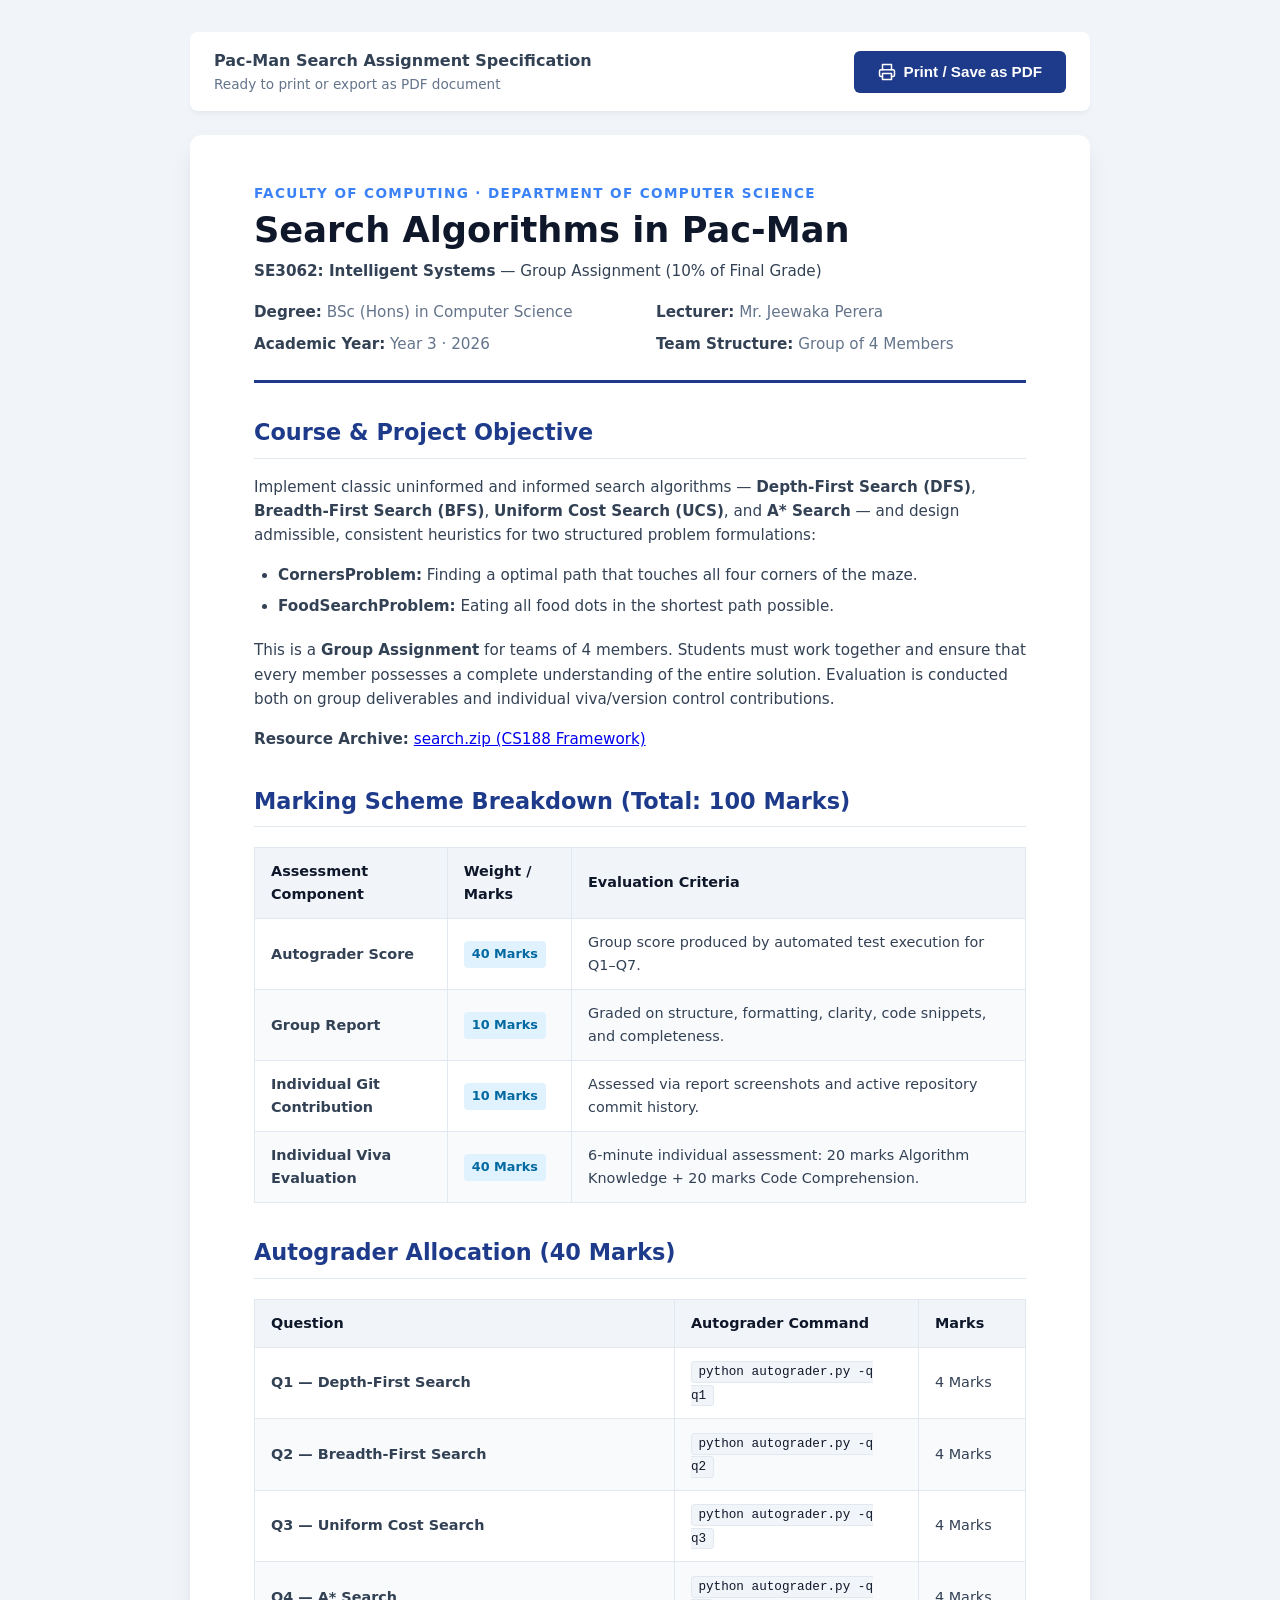
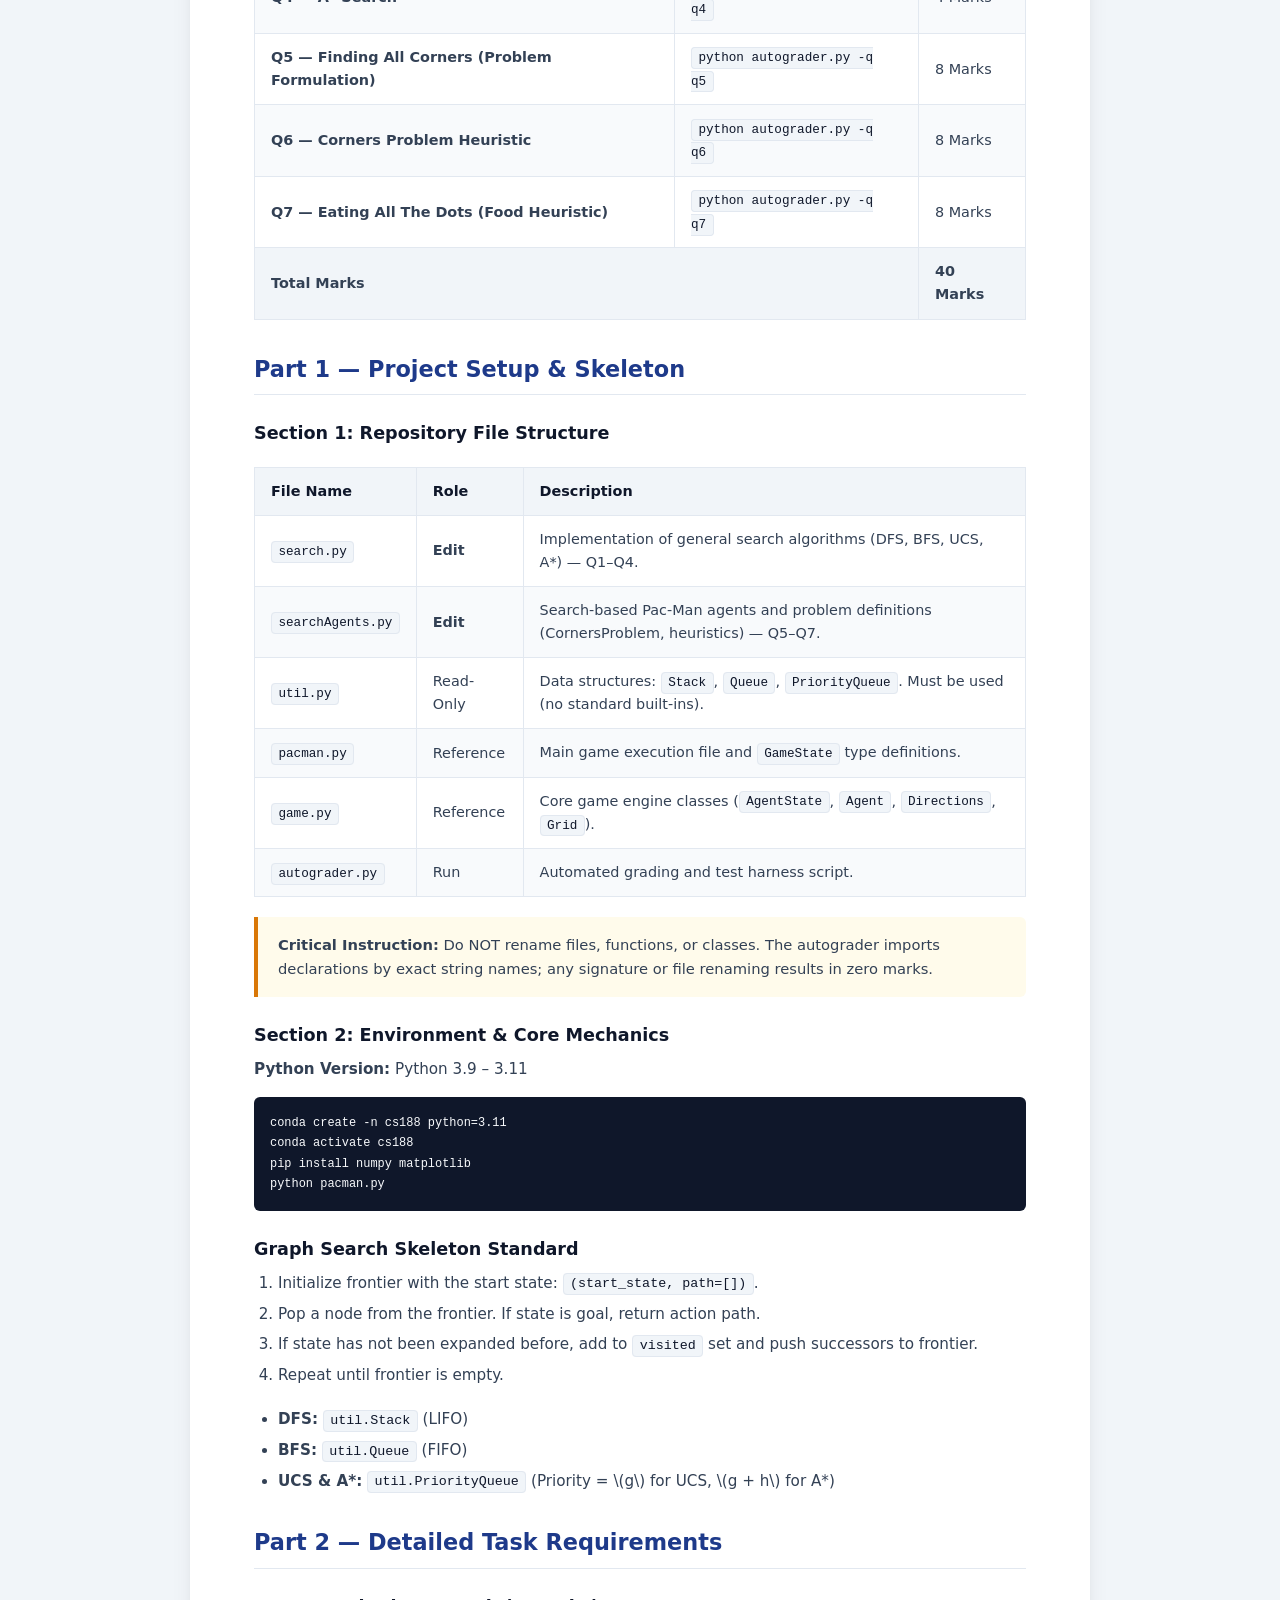
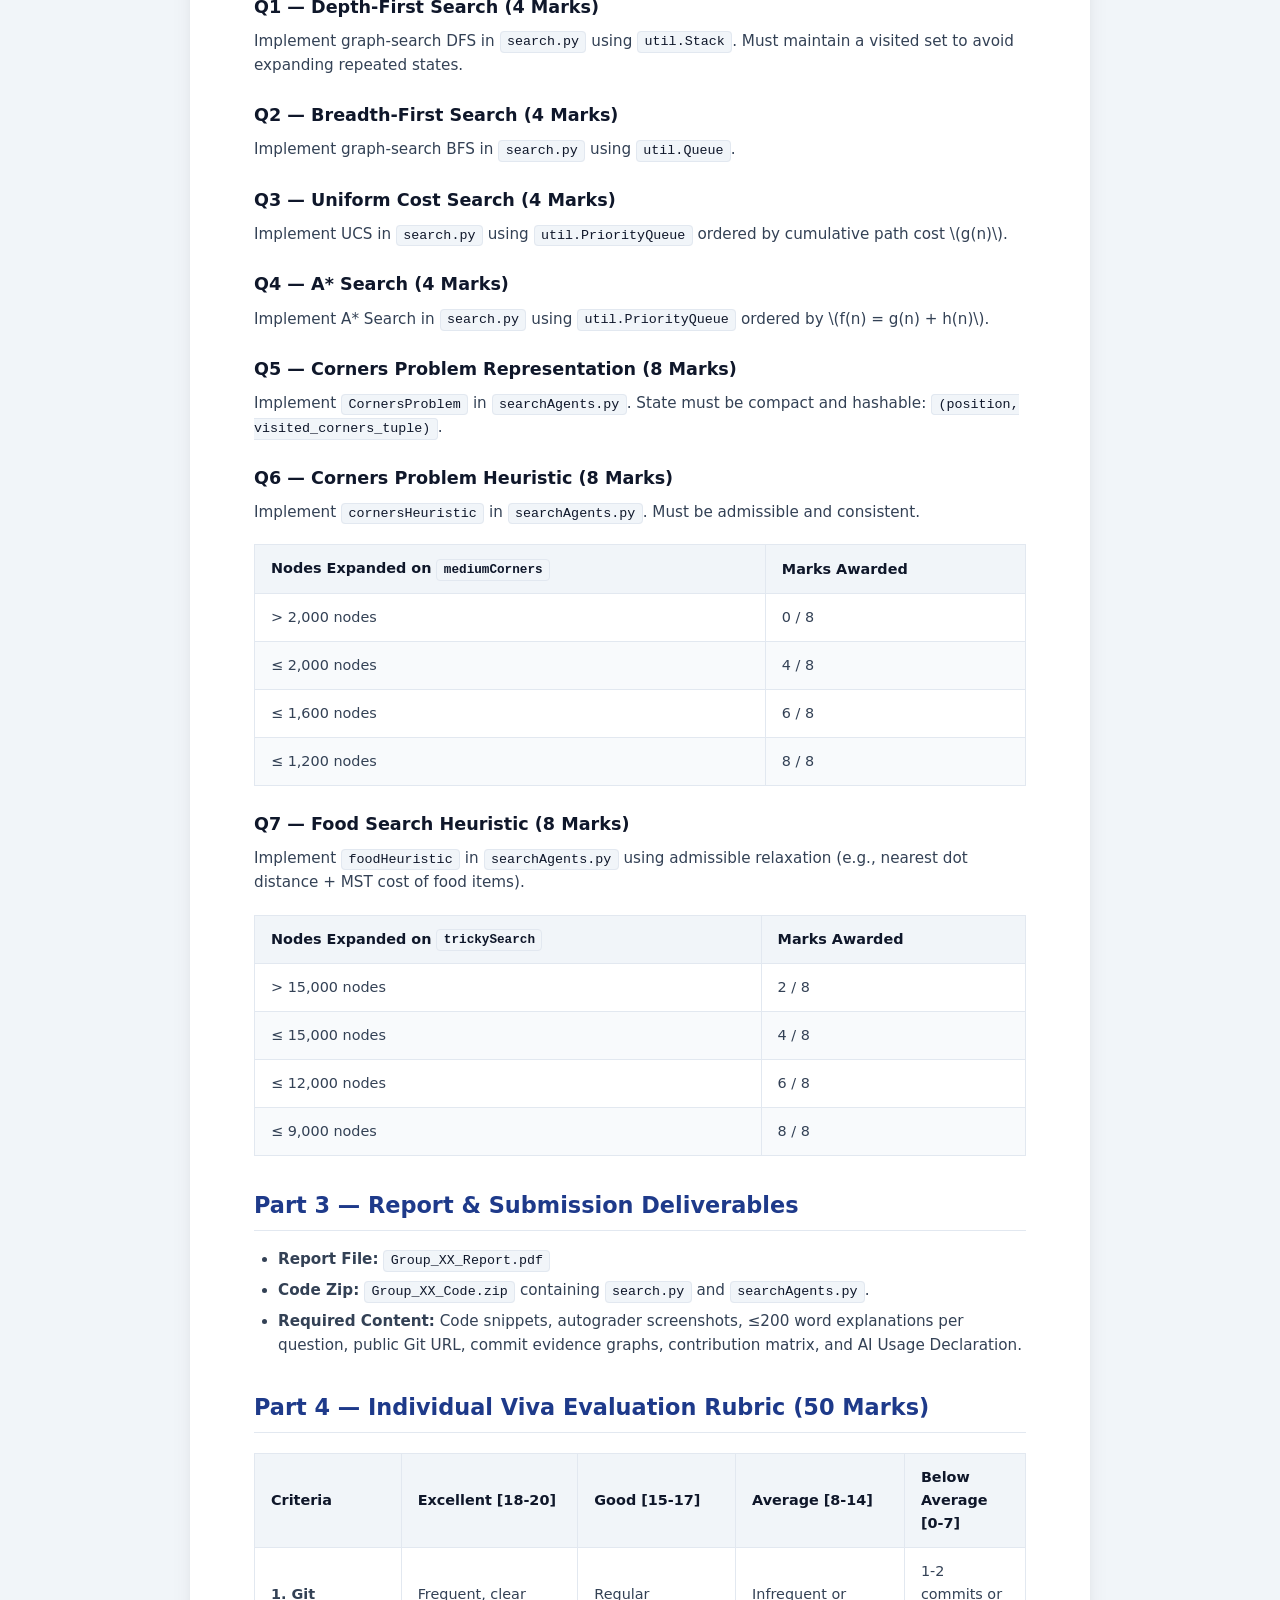
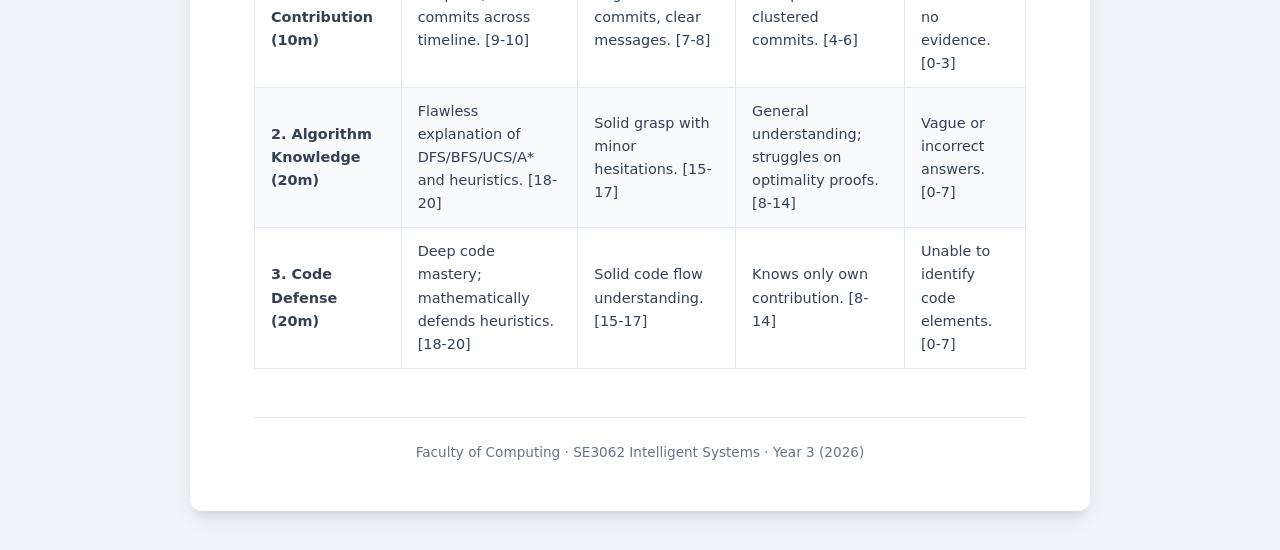
<file: docs/ASSIGNMENT_SPECIFICATION.html>
<!DOCTYPE html>
<html lang="en">
<head>
    <meta charset="UTF-8">
    <meta name="viewport" content="width=device-width, initial-scale=1.0">
    <title>SE3062 - Search Algorithms in Pac-Man Assignment Specification</title>
    <style>
        :root {
            --primary: #1e3a8a;
            --primary-light: #3b82f6;
            --secondary: #0f172a;
            --text-dark: #334155;
            --text-light: #64748b;
            --bg-subtle: #f8fafc;
            --border: #e2e8f0;
            --accent: #d97706;
            --success: #15803d;
        }

        * {
            box-sizing: border-box;
            margin: 0;
            padding: 0;
        }

        body {
            font-family: system-ui, -apple-system, BlinkMacSystemFont, 'Segoe UI', Roboto, Oxygen, Ubuntu, Cantarell, 'Open Sans', 'Helvetica Neue', sans-serif;
            color: var(--text-dark);
            line-height: 1.6;
            background-color: #f1f5f9;
            padding: 2rem 1rem;
        }

        .paper {
            max-width: 900px;
            margin: 0 auto;
            background: #ffffff;
            padding: 3rem 4rem;
            border-radius: 12px;
            box-shadow: 0 10px 25px -5px rgba(0, 0, 0, 0.1), 0 8px 10px -6px rgba(0, 0, 0, 0.1);
            position: relative;
        }

        /* Action Bar for Screen view */
        .no-print-bar {
            display: flex;
            justify-content: space-between;
            align-items: center;
            background: #ffffff;
            max-width: 900px;
            margin: 0 auto 1.5rem auto;
            padding: 1rem 1.5rem;
            border-radius: 8px;
            box-shadow: 0 4px 6px -1px rgba(0, 0, 0, 0.05);
        }

        .print-btn {
            background-color: var(--primary);
            color: #ffffff;
            border: none;
            padding: 0.75rem 1.5rem;
            font-size: 0.95rem;
            font-weight: 600;
            border-radius: 6px;
            cursor: pointer;
            display: inline-flex;
            align-items: center;
            gap: 0.5rem;
            transition: all 0.2s ease;
        }

        .print-btn:hover {
            background-color: #1d4ed8;
            transform: translateY(-1px);
        }

        /* Typography */
        .header {
            border-bottom: 3px solid var(--primary);
            padding-bottom: 1.5rem;
            margin-bottom: 2rem;
        }

        .faculty {
            font-size: 0.85rem;
            font-weight: 700;
            text-transform: uppercase;
            letter-spacing: 0.1em;
            color: var(--primary-light);
            margin-bottom: 0.25rem;
        }

        h1 {
            font-size: 2.2rem;
            color: var(--secondary);
            margin-bottom: 0.5rem;
            line-height: 1.2;
        }

        .meta-grid {
            display: grid;
            grid-template-columns: repeat(2, 1fr);
            gap: 0.5rem 2rem;
            margin-top: 1rem;
            font-size: 0.95rem;
            color: var(--text-light);
        }

        .meta-grid strong {
            color: var(--text-dark);
        }

        h2 {
            font-size: 1.4rem;
            color: var(--primary);
            margin: 2rem 0 1rem 0;
            padding-bottom: 0.4rem;
            border-bottom: 1.5px solid var(--border);
        }

        h3 {
            font-size: 1.1rem;
            color: var(--secondary);
            margin: 1.5rem 0 0.5rem 0;
        }

        p {
            margin-bottom: 1rem;
            font-size: 0.95rem;
        }

        ul, ol {
            margin-bottom: 1.25rem;
            padding-left: 1.5rem;
            font-size: 0.95rem;
        }

        li {
            margin-bottom: 0.4rem;
        }

        code {
            font-family: 'SFMono-Regular', Consolas, 'Liberation Mono', Menlo, Courier, monospace;
            background-color: #f1f5f9;
            color: #0f172a;
            padding: 0.15rem 0.4rem;
            border-radius: 4px;
            font-size: 0.88em;
            border: 1px solid #e2e8f0;
        }

        pre {
            background-color: #0f172a;
            color: #f8fafc;
            padding: 1rem;
            border-radius: 6px;
            overflow-x: auto;
            margin-bottom: 1.25rem;
            font-size: 0.85rem;
            line-height: 1.5;
        }

        pre code {
            background-color: transparent;
            color: inherit;
            padding: 0;
            border: none;
        }

        /* Tables */
        table {
            width: 100%;
            border-collapse: collapse;
            margin: 1.25rem 0;
            font-size: 0.9rem;
        }

        th, td {
            padding: 0.75rem 1rem;
            text-align: left;
            border: 1px solid var(--border);
        }

        th {
            background-color: #f1f5f9;
            color: var(--secondary);
            font-weight: 600;
        }

        tr:nth-child(even) {
            background-color: #f8fafc;
        }

        .badge {
            display: inline-block;
            padding: 0.2rem 0.5rem;
            border-radius: 4px;
            font-weight: 600;
            font-size: 0.8rem;
            background-color: #e0f2fe;
            color: #0369a1;
        }

        /* Callout boxes */
        .callout {
            background-color: #f0f9ff;
            border-left: 4px solid var(--primary-light);
            padding: 1rem 1.25rem;
            margin: 1.25rem 0;
            border-radius: 0 6px 6px 0;
            font-size: 0.92rem;
        }

        .callout-warning {
            background-color: #fffbeb;
            border-left-color: var(--accent);
        }

        /* PDF / Print Optimization */
        @media print {
            body {
                background-color: #ffffff;
                padding: 0;
            }

            .paper {
                box-shadow: none;
                padding: 0;
                max-width: 100%;
            }

            .no-print-bar {
                display: none !important;
            }

            h1 {
                font-size: 1.8rem;
            }

            h2 {
                margin-top: 1.5rem;
                page-break-after: avoid;
            }

            h3 {
                page-break-after: avoid;
            }

            table, pre, .callout {
                page-break-inside: avoid;
            }

            a {
                text-decoration: none;
                color: inherit;
            }
        }
    </style>
</head>
<body>

    <div class="no-print-bar">
        <div>
            <strong>Pac-Man Search Assignment Specification</strong>
            <div style="font-size: 0.85rem; color: #64748b;">Ready to print or export as PDF document</div>
        </div>
        <button class="print-btn" onclick="window.print()">
            <svg width="18" height="18" viewBox="0 0 24 24" fill="none" stroke="currentColor" stroke-width="2" stroke-linecap="round" stroke-linejoin="round"><polyline points="6 9 6 2 18 2 18 9"></polyline><path d="M6 18H4a2 2 0 0 1-2-2v-5a2 2 0 0 1 2-2h16a2 2 0 0 1 2 2v5a2 2 0 0 1-2 2h-2"></path><rect x="6" y="14" width="12" height="8"></rect></svg>
            Print / Save as PDF
        </button>
    </div>

    <div class="paper">
        <div class="header">
            <div class="faculty">Faculty of Computing · Department of Computer Science</div>
            <h1>Search Algorithms in Pac-Man</h1>
            <p><strong>SE3062: Intelligent Systems</strong> — Group Assignment (10% of Final Grade)</p>
            
            <div class="meta-grid">
                <div><strong>Degree:</strong> BSc (Hons) in Computer Science</div>
                <div><strong>Lecturer:</strong> Mr. Jeewaka Perera</div>
                <div><strong>Academic Year:</strong> Year 3 · 2026</div>
                <div><strong>Team Structure:</strong> Group of 4 Members</div>
            </div>
        </div>

        <h2>Course & Project Objective</h2>
        <p>
            Implement classic uninformed and informed search algorithms — <strong>Depth-First Search (DFS)</strong>, <strong>Breadth-First Search (BFS)</strong>, <strong>Uniform Cost Search (UCS)</strong>, and <strong>A* Search</strong> — and design admissible, consistent heuristics for two structured problem formulations:
        </p>
        <ul>
            <li><strong>CornersProblem:</strong> Finding a optimal path that touches all four corners of the maze.</li>
            <li><strong>FoodSearchProblem:</strong> Eating all food dots in the shortest path possible.</li>
        </ul>
        <p>
            This is a <strong>Group Assignment</strong> for teams of 4 members. Students must work together and ensure that every member possesses a complete understanding of the entire solution. Evaluation is conducted both on group deliverables and individual viva/version control contributions.
        </p>
        <p><strong>Resource Archive:</strong> <a href="https://inst.eecs.berkeley.edu/~cs188/sp26/assets/projects/search.zip" target="_blank">search.zip (CS188 Framework)</a></p>

        <h2>Marking Scheme Breakdown (Total: 100 Marks)</h2>
        <table>
            <thead>
                <tr>
                    <th>Assessment Component</th>
                    <th>Weight / Marks</th>
                    <th>Evaluation Criteria</th>
                </tr>
            </thead>
            <tbody>
                <tr>
                    <td><strong>Autograder Score</strong></td>
                    <td><span class="badge">40 Marks</span></td>
                    <td>Group score produced by automated test execution for Q1–Q7.</td>
                </tr>
                <tr>
                    <td><strong>Group Report</strong></td>
                    <td><span class="badge">10 Marks</span></td>
                    <td>Graded on structure, formatting, clarity, code snippets, and completeness.</td>
                </tr>
                <tr>
                    <td><strong>Individual Git Contribution</strong></td>
                    <td><span class="badge">10 Marks</span></td>
                    <td>Assessed via report screenshots and active repository commit history.</td>
                </tr>
                <tr>
                    <td><strong>Individual Viva Evaluation</strong></td>
                    <td><span class="badge">40 Marks</span></td>
                    <td>6-minute individual assessment: 20 marks Algorithm Knowledge + 20 marks Code Comprehension.</td>
                </tr>
            </tbody>
        </table>

        <h2>Autograder Allocation (40 Marks)</h2>
        <table>
            <thead>
                <tr>
                    <th>Question</th>
                    <th>Autograder Command</th>
                    <th>Marks</th>
                </tr>
            </thead>
            <tbody>
                <tr>
                    <td><strong>Q1 — Depth-First Search</strong></td>
                    <td><code>python autograder.py -q q1</code></td>
                    <td>4 Marks</td>
                </tr>
                <tr>
                    <td><strong>Q2 — Breadth-First Search</strong></td>
                    <td><code>python autograder.py -q q2</code></td>
                    <td>4 Marks</td>
                </tr>
                <tr>
                    <td><strong>Q3 — Uniform Cost Search</strong></td>
                    <td><code>python autograder.py -q q3</code></td>
                    <td>4 Marks</td>
                </tr>
                <tr>
                    <td><strong>Q4 — A* Search</strong></td>
                    <td><code>python autograder.py -q q4</code></td>
                    <td>4 Marks</td>
                </tr>
                <tr>
                    <td><strong>Q5 — Finding All Corners (Problem Formulation)</strong></td>
                    <td><code>python autograder.py -q q5</code></td>
                    <td>8 Marks</td>
                </tr>
                <tr>
                    <td><strong>Q6 — Corners Problem Heuristic</strong></td>
                    <td><code>python autograder.py -q q6</code></td>
                    <td>8 Marks</td>
                </tr>
                <tr>
                    <td><strong>Q7 — Eating All The Dots (Food Heuristic)</strong></td>
                    <td><code>python autograder.py -q q7</code></td>
                    <td>8 Marks</td>
                </tr>
                <tr style="font-weight: bold; background-color: #f1f5f9;">
                    <td colspan="2">Total Marks</td>
                    <td>40 Marks</td>
                </tr>
            </tbody>
        </table>

        <h2>Part 1 — Project Setup & Skeleton</h2>
        <h3>Section 1: Repository File Structure</h3>
        <table>
            <thead>
                <tr>
                    <th>File Name</th>
                    <th>Role</th>
                    <th>Description</th>
                </tr>
            </thead>
            <tbody>
                <tr>
                    <td><code>search.py</code></td>
                    <td><strong>Edit</strong></td>
                    <td>Implementation of general search algorithms (DFS, BFS, UCS, A*) — Q1–Q4.</td>
                </tr>
                <tr>
                    <td><code>searchAgents.py</code></td>
                    <td><strong>Edit</strong></td>
                    <td>Search-based Pac-Man agents and problem definitions (CornersProblem, heuristics) — Q5–Q7.</td>
                </tr>
                <tr>
                    <td><code>util.py</code></td>
                    <td>Read-Only</td>
                    <td>Data structures: <code>Stack</code>, <code>Queue</code>, <code>PriorityQueue</code>. Must be used (no standard built-ins).</td>
                </tr>
                <tr>
                    <td><code>pacman.py</code></td>
                    <td>Reference</td>
                    <td>Main game execution file and <code>GameState</code> type definitions.</td>
                </tr>
                <tr>
                    <td><code>game.py</code></td>
                    <td>Reference</td>
                    <td>Core game engine classes (<code>AgentState</code>, <code>Agent</code>, <code>Directions</code>, <code>Grid</code>).</td>
                </tr>
                <tr>
                    <td><code>autograder.py</code></td>
                    <td>Run</td>
                    <td>Automated grading and test harness script.</td>
                </tr>
            </tbody>
        </table>

        <div class="callout callout-warning">
            <strong>Critical Instruction:</strong> Do NOT rename files, functions, or classes. The autograder imports declarations by exact string names; any signature or file renaming results in zero marks.
        </div>

        <h3>Section 2: Environment & Core Mechanics</h3>
        <p><strong>Python Version:</strong> Python 3.9 – 3.11</p>
        <pre><code>conda create -n cs188 python=3.11
conda activate cs188
pip install numpy matplotlib
python pacman.py</code></pre>

        <h3>Graph Search Skeleton Standard</h3>
        <ol>
            <li>Initialize frontier with the start state: <code>(start_state, path=[])</code>.</li>
            <li>Pop a node from the frontier. If state is goal, return action path.</li>
            <li>If state has not been expanded before, add to <code>visited</code> set and push successors to frontier.</li>
            <li>Repeat until frontier is empty.</li>
        </ol>
        <ul>
            <li><strong>DFS:</strong> <code>util.Stack</code> (LIFO)</li>
            <li><strong>BFS:</strong> <code>util.Queue</code> (FIFO)</li>
            <li><strong>UCS & A*:</strong> <code>util.PriorityQueue</code> (Priority = \(g\) for UCS, \(g + h\) for A*)</li>
        </ul>

        <h2>Part 2 — Detailed Task Requirements</h2>
        
        <h3>Q1 — Depth-First Search (4 Marks)</h3>
        <p>Implement graph-search DFS in <code>search.py</code> using <code>util.Stack</code>. Must maintain a visited set to avoid expanding repeated states.</p>

        <h3>Q2 — Breadth-First Search (4 Marks)</h3>
        <p>Implement graph-search BFS in <code>search.py</code> using <code>util.Queue</code>.</p>

        <h3>Q3 — Uniform Cost Search (4 Marks)</h3>
        <p>Implement UCS in <code>search.py</code> using <code>util.PriorityQueue</code> ordered by cumulative path cost \(g(n)\).</p>

        <h3>Q4 — A* Search (4 Marks)</h3>
        <p>Implement A* Search in <code>search.py</code> using <code>util.PriorityQueue</code> ordered by \(f(n) = g(n) + h(n)\).</p>

        <h3>Q5 — Corners Problem Representation (8 Marks)</h3>
        <p>Implement <code>CornersProblem</code> in <code>searchAgents.py</code>. State must be compact and hashable: <code>(position, visited_corners_tuple)</code>.</p>

        <h3>Q6 — Corners Problem Heuristic (8 Marks)</h3>
        <p>Implement <code>cornersHeuristic</code> in <code>searchAgents.py</code>. Must be admissible and consistent.</p>
        <table>
            <thead>
                <tr>
                    <th>Nodes Expanded on <code>mediumCorners</code></th>
                    <th>Marks Awarded</th>
                </tr>
            </thead>
            <tbody>
                <tr><td>&gt; 2,000 nodes</td><td>0 / 8</td></tr>
                <tr><td>&le; 2,000 nodes</td><td>4 / 8</td></tr>
                <tr><td>&le; 1,600 nodes</td><td>6 / 8</td></tr>
                <tr><td>&le; 1,200 nodes</td><td>8 / 8</td></tr>
            </tbody>
        </table>

        <h3>Q7 — Food Search Heuristic (8 Marks)</h3>
        <p>Implement <code>foodHeuristic</code> in <code>searchAgents.py</code> using admissible relaxation (e.g., nearest dot distance + MST cost of food items).</p>
        <table>
            <thead>
                <tr>
                    <th>Nodes Expanded on <code>trickySearch</code></th>
                    <th>Marks Awarded</th>
                </tr>
            </thead>
            <tbody>
                <tr><td>&gt; 15,000 nodes</td><td>2 / 8</td></tr>
                <tr><td>&le; 15,000 nodes</td><td>4 / 8</td></tr>
                <tr><td>&le; 12,000 nodes</td><td>6 / 8</td></tr>
                <tr><td>&le; 9,000 nodes</td><td>8 / 8</td></tr>
            </tbody>
        </table>

        <h2>Part 3 — Report & Submission Deliverables</h2>
        <ul>
            <li><strong>Report File:</strong> <code>Group_XX_Report.pdf</code></li>
            <li><strong>Code Zip:</strong> <code>Group_XX_Code.zip</code> containing <code>search.py</code> and <code>searchAgents.py</code>.</li>
            <li><strong>Required Content:</strong> Code snippets, autograder screenshots, &le;200 word explanations per question, public Git URL, commit evidence graphs, contribution matrix, and AI Usage Declaration.</li>
        </ul>

        <h2>Part 4 — Individual Viva Evaluation Rubric (50 Marks)</h2>
        <table>
            <thead>
                <tr>
                    <th>Criteria</th>
                    <th>Excellent [18-20]</th>
                    <th>Good [15-17]</th>
                    <th>Average [8-14]</th>
                    <th>Below Average [0-7]</th>
                </tr>
            </thead>
            <tbody>
                <tr>
                    <td><strong>1. Git Contribution (10m)</strong></td>
                    <td>Frequent, clear commits across timeline. [9-10]</td>
                    <td>Regular commits, clear messages. [7-8]</td>
                    <td>Infrequent or clustered commits. [4-6]</td>
                    <td>1-2 commits or no evidence. [0-3]</td>
                </tr>
                <tr>
                    <td><strong>2. Algorithm Knowledge (20m)</strong></td>
                    <td>Flawless explanation of DFS/BFS/UCS/A* and heuristics. [18-20]</td>
                    <td>Solid grasp with minor hesitations. [15-17]</td>
                    <td>General understanding; struggles on optimality proofs. [8-14]</td>
                    <td>Vague or incorrect answers. [0-7]</td>
                </tr>
                <tr>
                    <td><strong>3. Code Defense (20m)</strong></td>
                    <td>Deep code mastery; mathematically defends heuristics. [18-20]</td>
                    <td>Solid code flow understanding. [15-17]</td>
                    <td>Knows only own contribution. [8-14]</td>
                    <td>Unable to identify code elements. [0-7]</td>
                </tr>
            </tbody>
        </table>

        <div style="margin-top: 3rem; text-align: center; border-top: 1px solid var(--border); padding-top: 1.5rem; font-size: 0.85rem; color: var(--text-light);">
            Faculty of Computing · SE3062 Intelligent Systems · Year 3 (2026)
        </div>
    </div>

</body>
</html>
</file>
<file: demo/style.css>
/* ==========================================================================
   PAC-MAN INTELLIGENT SEARCH - DEMONSTRATION UI
   Design System: Flexora Dark Crimson & Cyberpunk Luxury Aesthetics
   Author: Atheek Fareez (Member 2: BFS & UCS Lead) - IT24103933
   ========================================================================== */

@import url('https://fonts.googleapis.com/css2?family=Outfit:wght@300;400;500;600;700;800&family=Inter:wght@300;400;500;600;700&family=Fira+Code:wght@400;500;600&display=swap');

:root {
  /* Color Palette - Crimson Luxury Dark Mode */
  --bg-main: #0a0407;
  --bg-sidebar: #0f060a;
  --bg-card: rgba(23, 9, 15, 0.75);
  --bg-card-hover: rgba(35, 14, 23, 0.85);
  --bg-card-active: rgba(48, 18, 31, 0.9);
  --bg-input: rgba(18, 7, 12, 0.8);
  
  --crimson-primary: #ff2a55;
  --crimson-glow: rgba(255, 42, 85, 0.35);
  --crimson-light: #ff5277;
  --crimson-dark: #b80d32;
  --crimson-gradient: linear-gradient(135deg, #ff2a55 0%, #a10b2a 100%);
  --crimson-subtle-glow: radial-gradient(circle at 50% 0%, rgba(255, 42, 85, 0.22) 0%, transparent 70%);

  --border-subtle: rgba(255, 42, 85, 0.14);
  --border-active: rgba(255, 42, 85, 0.5);
  --border-focus: rgba(255, 42, 85, 0.85);

  --text-primary: #ffffff;
  --text-secondary: #b399a5;
  --text-muted: #7d636f;
  --text-accent: #ff708f;

  /* State / Algorithm Colors */
  --color-dfs: #38bdf8;
  --color-bfs: #10b981;
  --color-ucs: #f59e0b;
  --color-astar: #a855f7;
  --color-corners: #ec4899;
  --color-food: #eab308;
  --color-pacman: #facc15;
  --color-wall: #1e3a8a;
  --color-visited: rgba(168, 85, 247, 0.35);
  --color-frontier: rgba(16, 185, 129, 0.45);
  --color-path: #facc15;

  /* Typography */
  --font-heading: 'Outfit', sans-serif;
  --font-body: 'Inter', sans-serif;
  --font-mono: 'Fira Code', monospace;

  /* Shadows & Glassmorphism */
  --shadow-card: 0 10px 30px -5px rgba(0, 0, 0, 0.6), 0 0 1px 1px var(--border-subtle);
  --shadow-glow: 0 0 25px var(--crimson-glow);
  --shadow-card-hover: 0 15px 35px -5px rgba(255, 42, 85, 0.18), 0 0 1px 1px var(--border-active);
  --backdrop-blur: blur(16px);
  --transition: all 0.25s cubic-bezier(0.4, 0, 0.2, 1);
}

* {
  box-sizing: border-box;
  margin: 0;
  padding: 0;
}

body {
  font-family: var(--font-body);
  background: var(--bg-main);
  background-image: 
    radial-gradient(ellipse at 85% 15%, rgba(255, 42, 85, 0.12) 0%, transparent 55%),
    radial-gradient(ellipse at 15% 85%, rgba(184, 13, 50, 0.1) 0%, transparent 50%),
    linear-gradient(180deg, rgba(10, 4, 7, 0.95) 0%, #080305 100%);
  background-attachment: fixed;
  color: var(--text-primary);
  min-height: 100vh;
  overflow-x: hidden;
  line-height: 1.5;
}

/* App Container Layout */
.app-container {
  display: flex;
  min-height: 100vh;
}

/* ==========================================================================
   SIDEBAR
   ========================================================================== */
.sidebar {
  width: 260px;
  background: var(--bg-sidebar);
  border-right: 1px solid var(--border-subtle);
  display: flex;
  flex-direction: column;
  justify-content: space-between;
  padding: 24px 18px;
  flex-shrink: 0;
  position: sticky;
  top: 0;
  height: 100vh;
  z-index: 100;
}

.brand-logo {
  display: flex;
  align-items: center;
  gap: 12px;
  padding: 0 8px 24px 8px;
  border-bottom: 1px solid var(--border-subtle);
}

.logo-icon {
  width: 38px;
  height: 38px;
  background: var(--crimson-gradient);
  border-radius: 10px;
  display: flex;
  align-items: center;
  justify-content: center;
  box-shadow: 0 4px 14px var(--crimson-glow);
  font-size: 20px;
}

.brand-info h2 {
  font-family: var(--font-heading);
  font-size: 20px;
  font-weight: 700;
  letter-spacing: -0.5px;
  color: #fff;
  line-height: 1.1;
}

.brand-info span {
  font-size: 11px;
  color: var(--crimson-light);
  font-weight: 600;
  text-transform: uppercase;
  letter-spacing: 1px;
}

.nav-menu {
  list-style: none;
  margin-top: 24px;
  display: flex;
  flex-direction: column;
  gap: 6px;
}

.nav-item {
  display: flex;
  align-items: center;
  gap: 12px;
  padding: 12px 14px;
  color: var(--text-secondary);
  border-radius: 10px;
  font-size: 14px;
  font-weight: 500;
  cursor: pointer;
  transition: var(--transition);
  text-decoration: none;
}

.nav-item svg {
  width: 18px;
  height: 18px;
  stroke-width: 2;
  transition: var(--transition);
}

.nav-item:hover {
  color: #fff;
  background: var(--bg-card-hover);
  border: 1px solid var(--border-subtle);
}

.nav-item.active {
  color: #fff;
  background: var(--crimson-gradient);
  box-shadow: 0 4px 16px var(--crimson-glow);
  font-weight: 600;
}

.sidebar-member-badge {
  background: rgba(255, 42, 85, 0.08);
  border: 1px solid var(--border-subtle);
  border-radius: 12px;
  padding: 14px;
  margin-top: auto;
}

.member-title {
  font-size: 11px;
  color: var(--text-muted);
  text-transform: uppercase;
  letter-spacing: 0.8px;
  font-weight: 600;
}

.member-name {
  font-family: var(--font-heading);
  font-size: 14px;
  font-weight: 700;
  color: #fff;
  margin: 2px 0;
}

.member-id {
  font-family: var(--font-mono);
  font-size: 12px;
  color: var(--crimson-light);
  font-weight: 500;
}

.member-role {
  display: inline-block;
  background: rgba(16, 185, 129, 0.15);
  color: #34d399;
  border: 1px solid rgba(16, 185, 129, 0.3);
  padding: 2px 8px;
  border-radius: 20px;
  font-size: 10px;
  font-weight: 600;
  margin-top: 6px;
}

/* ==========================================================================
   MAIN CONTENT AREA
   ========================================================================== */
.main-wrapper {
  flex: 1;
  display: flex;
  flex-direction: column;
  min-width: 0;
}

/* Header */
.top-header {
  height: 72px;
  border-bottom: 1px solid var(--border-subtle);
  background: rgba(15, 6, 10, 0.65);
  backdrop-filter: var(--backdrop-blur);
  display: flex;
  align-items: center;
  justify-content: space-between;
  padding: 0 32px;
  position: sticky;
  top: 0;
  z-index: 90;
}

.header-title-block h1 {
  font-family: var(--font-heading);
  font-size: 20px;
  font-weight: 700;
  letter-spacing: -0.3px;
}

.header-title-block p {
  font-size: 12px;
  color: var(--text-muted);
}

.header-actions {
  display: flex;
  align-items: center;
  gap: 12px;
}

.btn {
  display: inline-flex;
  align-items: center;
  gap: 8px;
  padding: 9px 18px;
  border-radius: 8px;
  font-size: 13px;
  font-weight: 600;
  cursor: pointer;
  transition: var(--transition);
  border: none;
  font-family: var(--font-body);
}

.btn-primary {
  background: var(--crimson-gradient);
  color: #fff;
  box-shadow: 0 4px 14px var(--crimson-glow);
}

.btn-primary:hover {
  transform: translateY(-1px);
  box-shadow: 0 6px 20px rgba(255, 42, 85, 0.45);
}

.btn-secondary {
  background: var(--bg-card);
  color: var(--text-primary);
  border: 1px solid var(--border-subtle);
}

.btn-secondary:hover {
  background: var(--bg-card-hover);
  border-color: var(--border-active);
}

.status-indicator {
  display: inline-flex;
  align-items: center;
  gap: 6px;
  font-size: 12px;
  font-weight: 600;
  color: #34d399;
  background: rgba(16, 185, 129, 0.12);
  border: 1px solid rgba(16, 185, 129, 0.25);
  padding: 6px 12px;
  border-radius: 20px;
}

.pulse-dot {
  width: 8px;
  height: 8px;
  background: #10b981;
  border-radius: 50%;
  box-shadow: 0 0 8px #10b981;
  animation: pulse 2s infinite;
}

@keyframes pulse {
  0% { transform: scale(0.95); opacity: 0.8; }
  50% { transform: scale(1.3); opacity: 1; }
  100% { transform: scale(0.95); opacity: 0.8; }
}

/* Dashboard Body */
.dashboard-content {
  padding: 28px 32px;
  display: flex;
  flex-direction: column;
  gap: 24px;
}

/* Stat Cards (Image 2 style) */
.metrics-grid {
  display: grid;
  grid-template-columns: repeat(4, 1fr);
  gap: 16px;
}

.metric-card {
  background: var(--bg-card);
  backdrop-filter: var(--backdrop-blur);
  border: 1px solid var(--border-subtle);
  border-radius: 14px;
  padding: 20px;
  transition: var(--transition);
  position: relative;
  overflow: hidden;
}

.metric-card:hover {
  transform: translateY(-2px);
  border-color: var(--border-active);
  box-shadow: var(--shadow-card-hover);
}

.metric-card::before {
  content: '';
  position: absolute;
  top: 0;
  left: 0;
  width: 100%;
  height: 3px;
  background: var(--crimson-gradient);
  opacity: 0;
  transition: var(--transition);
}

.metric-card:hover::before {
  opacity: 1;
}

.metric-header {
  display: flex;
  justify-content: space-between;
  align-items: center;
}

.metric-label {
  font-size: 13px;
  font-weight: 500;
  color: var(--text-secondary);
}

.metric-icon {
  width: 32px;
  height: 32px;
  border-radius: 8px;
  background: rgba(255, 42, 85, 0.1);
  display: flex;
  align-items: center;
  justify-content: center;
  font-size: 16px;
}

.metric-value {
  font-family: var(--font-heading);
  font-size: 32px;
  font-weight: 800;
  color: #fff;
  margin: 10px 0 6px 0;
  line-height: 1;
}

.metric-footer {
  display: flex;
  align-items: center;
  gap: 8px;
  font-size: 12px;
}

.badge-up {
  color: #34d399;
  font-weight: 600;
}

.badge-subtext {
  color: var(--text-muted);
}

/* ==========================================================================
   INTERACTIVE ARCHITECTURE SYSTEM DIAGRAM (IMAGE 1 IMPLEMENTATION)
   ========================================================================== */
.section-panel {
  background: var(--bg-card);
  backdrop-filter: var(--backdrop-blur);
  border: 1px solid var(--border-subtle);
  border-radius: 16px;
  padding: 24px;
  box-shadow: var(--shadow-card);
}

.panel-header {
  display: flex;
  justify-content: space-between;
  align-items: center;
  margin-bottom: 20px;
}

.panel-title-area h2 {
  font-family: var(--font-heading);
  font-size: 18px;
  font-weight: 700;
  display: flex;
  align-items: center;
  gap: 10px;
}

.panel-title-area p {
  font-size: 13px;
  color: var(--text-secondary);
  margin-top: 2px;
}

.diagram-interactive-canvas {
  background: rgba(12, 5, 8, 0.85);
  border: 1px solid var(--border-subtle);
  border-radius: 12px;
  padding: 28px 20px;
  position: relative;
  overflow: hidden;
}

/* System Flow Nodes & Containers */
.flow-container {
  display: flex;
  flex-direction: column;
  align-items: center;
  gap: 18px;
  position: relative;
  max-width: 980px;
  margin: 0 auto;
}

/* Node Styles */
.sys-node {
  border-radius: 12px;
  padding: 14px 20px;
  text-align: center;
  cursor: pointer;
  transition: var(--transition);
  position: relative;
  border: 1.5px solid transparent;
  user-select: none;
}

.sys-node:hover {
  transform: translateY(-2px);
  filter: brightness(1.15);
}

.sys-node.active-highlight {
  box-shadow: 0 0 25px rgba(255, 42, 85, 0.6) !important;
  border-color: #ff2a55 !important;
  transform: scale(1.03);
}

.node-title {
  font-family: var(--font-heading);
  font-size: 15px;
  font-weight: 700;
  display: block;
}

.node-subtitle {
  font-size: 12px;
  opacity: 0.85;
  margin-top: 2px;
  display: block;
  font-weight: 400;
}

/* Node Color Themes matching Image 1 */
.node-engine {
  background: #23221e;
  border-color: #615e51;
  color: #ebe7d9;
  min-width: 320px;
}

.node-agent {
  background: #1e1933;
  border-color: #6d5ab8;
  color: #e5dfff;
  min-width: 320px;
}

.node-subgroup {
  background: rgba(22, 10, 16, 0.4);
  border: 1.5px dashed var(--border-subtle);
  border-radius: 16px;
  padding: 20px;
  width: 100%;
}

.subgroup-header {
  font-size: 13px;
  font-weight: 600;
  color: var(--text-secondary);
  margin-bottom: 14px;
  display: flex;
  align-items: center;
  gap: 8px;
}

.subgroup-grid {
  display: grid;
  gap: 14px;
}

.subgroup-grid.cols-3 {
  grid-template-columns: repeat(3, 1fr);
}

.subgroup-grid.cols-4 {
  grid-template-columns: repeat(4, 1fr);
}

.node-problem {
  background: #1b162b;
  border-color: #5d4db8;
  color: #ded8ff;
}

.node-algo {
  background: #112620;
  border-color: #2b7a63;
  color: #c9f5e7;
}

.node-algo.featured-atheek {
  background: #132e22;
  border-color: #10b981;
  color: #ffffff;
  box-shadow: 0 0 15px rgba(16, 185, 129, 0.25);
  position: relative;
}

.atheek-tag {
  position: absolute;
  top: -9px;
  right: 12px;
  background: #10b981;
  color: #052014;
  font-size: 9px;
  font-weight: 800;
  text-transform: uppercase;
  padding: 2px 7px;
  border-radius: 10px;
  box-shadow: 0 2px 6px rgba(0,0,0,0.4);
}

.bottom-supporting-grid {
  display: grid;
  grid-template-columns: 1fr 1fr;
  gap: 20px;
  width: 100%;
}

.node-util {
  background: #23221e;
  border-color: #5c594c;
  color: #ebe7d9;
}

.node-heuristics {
  background: #23221e;
  border-color: #5c594c;
  color: #ebe7d9;
}

/* Connector Flow Arrows (SVG Canvas & Visual Indicators) */
.flow-arrow-down {
  display: flex;
  flex-direction: column;
  align-items: center;
  color: var(--crimson-light);
  font-size: 18px;
  margin: -6px 0;
}

/* Flow Inspector Drawer */
.inspector-card {
  margin-top: 18px;
  background: rgba(36, 14, 23, 0.85);
  border: 1px solid var(--border-active);
  border-radius: 12px;
  padding: 18px 24px;
  display: flex;
  align-items: flex-start;
  gap: 18px;
  animation: fadeIn 0.3s ease;
}

@keyframes fadeIn {
  from { opacity: 0; transform: translateY(6px); }
  to { opacity: 1; transform: translateY(0); }
}

.inspector-icon {
  font-size: 28px;
  background: rgba(255, 42, 85, 0.15);
  padding: 10px;
  border-radius: 10px;
  color: #ff5277;
}

.inspector-body h4 {
  font-family: var(--font-heading);
  font-size: 16px;
  color: #fff;
  margin-bottom: 4px;
}

.inspector-body p {
  font-size: 13px;
  color: var(--text-secondary);
  line-height: 1.5;
}

.inspector-tags {
  display: flex;
  gap: 8px;
  margin-top: 8px;
}

.tag-pill {
  font-size: 11px;
  font-family: var(--font-mono);
  padding: 2px 8px;
  border-radius: 6px;
  background: rgba(255, 255, 255, 0.08);
  color: var(--text-accent);
}

/* ==========================================================================
   SIMULATOR & VISUALIZER GRID
   ========================================================================== */
.two-col-grid {
  display: grid;
  grid-template-columns: 1.3fr 1fr;
  gap: 24px;
}

/* Maze Canvas Section */
.maze-container {
  display: flex;
  flex-direction: column;
  align-items: center;
  background: #080305;
  border-radius: 12px;
  border: 1px solid var(--border-subtle);
  padding: 20px;
  position: relative;
}

#mazeCanvas {
  background: #050204;
  border-radius: 8px;
  box-shadow: 0 4px 20px rgba(0, 0, 0, 0.8);
}

.sim-controls {
  display: flex;
  align-items: center;
  justify-content: space-between;
  width: 100%;
  margin-top: 16px;
  padding-top: 16px;
  border-top: 1px solid var(--border-subtle);
}

.sim-btn-group {
  display: flex;
  gap: 8px;
}

.algo-select {
  background: var(--bg-input);
  border: 1px solid var(--border-subtle);
  color: #fff;
  padding: 8px 12px;
  border-radius: 8px;
  font-family: var(--font-body);
  font-size: 13px;
  cursor: pointer;
  outline: none;
}

.algo-select:focus {
  border-color: var(--crimson-primary);
}

/* Live Analytics & Telemetry Table */
.data-table-container {
  overflow-x: auto;
}

.data-table {
  width: 100%;
  border-collapse: collapse;
  font-size: 13px;
}

.data-table th {
  text-align: left;
  padding: 10px 14px;
  color: var(--text-muted);
  font-weight: 600;
  border-bottom: 1px solid var(--border-subtle);
  text-transform: uppercase;
  font-size: 11px;
  letter-spacing: 0.5px;
}

.data-table td {
  padding: 12px 14px;
  border-bottom: 1px solid rgba(255, 42, 85, 0.06);
  color: var(--text-secondary);
}

.data-table tr:hover td {
  background: rgba(255, 42, 85, 0.04);
  color: #fff;
}

.badge-algo {
  display: inline-block;
  font-family: var(--font-mono);
  font-size: 11px;
  font-weight: 600;
  padding: 2px 8px;
  border-radius: 4px;
}

.badge-algo.bfs { background: rgba(16, 185, 129, 0.2); color: #34d399; }
.badge-algo.dfs { background: rgba(56, 189, 248, 0.2); color: #38bdf8; }
.badge-algo.ucs { background: rgba(245, 158, 11, 0.2); color: #fbbf24; }
.badge-algo.astar { background: rgba(168, 85, 247, 0.2); color: #c084fc; }

/* Viva Flashcards Mode */
.viva-cards-grid {
  display: grid;
  grid-template-columns: repeat(2, 1fr);
  gap: 16px;
}

.viva-card {
  background: rgba(18, 7, 12, 0.7);
  border: 1px solid var(--border-subtle);
  border-radius: 12px;
  padding: 18px;
  cursor: pointer;
  transition: var(--transition);
}

.viva-card:hover {
  border-color: var(--crimson-primary);
  background: rgba(30, 11, 20, 0.8);
}

.viva-q {
  font-weight: 600;
  font-size: 14px;
  color: #fff;
  margin-bottom: 8px;
  display: flex;
  align-items: center;
  gap: 8px;
}

.viva-a {
  font-size: 13px;
  color: var(--text-secondary);
  line-height: 1.45;
}

.viva-highlight {
  color: var(--crimson-light);
  font-weight: 600;
}

/* ==========================================================================
   TEAM MEMBER SWITCHER & WORKLOAD OWNERSHIP STYLES
   ========================================================================== */
.member-switcher-bar {
  display: flex;
  align-items: center;
  gap: 10px;
  background: rgba(18, 7, 12, 0.7);
  border: 1px solid var(--border-subtle);
  border-radius: 14px;
  padding: 8px 12px;
  overflow-x: auto;
  box-shadow: var(--shadow-card);
}

.member-switcher-label {
  font-size: 12px;
  font-weight: 700;
  text-transform: uppercase;
  letter-spacing: 0.8px;
  color: var(--text-muted);
  padding: 0 8px;
  white-space: nowrap;
}

.member-pill-btn {
  display: inline-flex;
  align-items: center;
  gap: 8px;
  padding: 8px 16px;
  background: rgba(255, 255, 255, 0.04);
  border: 1px solid var(--border-subtle);
  border-radius: 10px;
  color: var(--text-secondary);
  font-size: 13px;
  font-weight: 600;
  cursor: pointer;
  transition: var(--transition);
  white-space: nowrap;
  font-family: var(--font-body);
}

.member-pill-btn:hover {
  background: var(--bg-card-hover);
  color: #fff;
  border-color: var(--border-active);
}

.member-pill-btn.active {
  background: var(--crimson-gradient);
  color: #fff;
  border-color: #ff2a55;
  box-shadow: 0 4px 14px var(--crimson-glow);
}

.member-pill-btn[data-member="m1"].active {
  background: linear-gradient(135deg, #0284c7 0%, #0369a1 100%);
  border-color: #38bdf8;
  box-shadow: 0 4px 14px rgba(56, 189, 248, 0.4);
}

.member-pill-btn[data-member="m2"].active {
  background: linear-gradient(135deg, #059669 0%, #047857 100%);
  border-color: #10b981;
  box-shadow: 0 4px 14px rgba(16, 185, 129, 0.4);
}

.member-pill-btn[data-member="m3"].active {
  background: linear-gradient(135deg, #7c3aed 0%, #6d28d9 100%);
  border-color: #a855f7;
  box-shadow: 0 4px 14px rgba(168, 85, 247, 0.4);
}

.member-pill-btn[data-member="m4"].active {
  background: linear-gradient(135deg, #db2777 0%, #be185d 100%);
  border-color: #ec4899;
  box-shadow: 0 4px 14px rgba(236, 72, 153, 0.4);
}

.pill-dot {
  width: 8px;
  height: 8px;
  border-radius: 50%;
  display: inline-block;
}

/* Team Workload 4-Card Grid */
.team-cards-grid {
  display: grid;
  grid-template-columns: repeat(4, 1fr);
  gap: 16px;
}

.team-member-card {
  background: var(--bg-card);
  backdrop-filter: var(--backdrop-blur);
  border: 1px solid var(--border-subtle);
  border-radius: 14px;
  padding: 20px;
  display: flex;
  flex-direction: column;
  justify-content: space-between;
  transition: var(--transition);
  position: relative;
  overflow: hidden;
  cursor: pointer;
}

.team-member-card:hover {
  transform: translateY(-3px);
  box-shadow: var(--shadow-card-hover);
  border-color: var(--border-active);
}

.team-member-card.active-selected {
  border-color: #ff2a55 !important;
  box-shadow: 0 0 20px rgba(255, 42, 85, 0.45) !important;
}

.card-top-header {
  display: flex;
  align-items: center;
  gap: 12px;
  margin-bottom: 12px;
}

.member-avatar {
  width: 44px;
  height: 44px;
  border-radius: 12px;
  display: flex;
  align-items: center;
  justify-content: center;
  font-size: 18px;
  font-weight: 700;
  box-shadow: 0 4px 12px rgba(0, 0, 0, 0.4);
}

.avatar-m1 { background: rgba(56, 189, 248, 0.2); color: #38bdf8; border: 1.5px solid #38bdf8; }
.avatar-m2 { background: rgba(16, 185, 129, 0.2); color: #34d399; border: 1.5px solid #10b981; }
.avatar-m3 { background: rgba(168, 85, 247, 0.2); color: #c084fc; border: 1.5px solid #a855f7; }
.avatar-m4 { background: rgba(236, 72, 153, 0.2); color: #f472b6; border: 1.5px solid #ec4899; }

.member-card-name {
  font-family: var(--font-heading);
  font-size: 15px;
  font-weight: 700;
  color: #fff;
  line-height: 1.2;
}

.member-card-id {
  font-family: var(--font-mono);
  font-size: 11px;
  color: var(--text-muted);
}

.member-card-role {
  font-size: 12px;
  font-weight: 600;
  color: var(--crimson-light);
  margin-top: 4px;
}

.member-card-section {
  margin-top: 10px;
}

.section-label-mini {
  font-size: 10px;
  font-weight: 700;
  text-transform: uppercase;
  color: var(--text-muted);
  letter-spacing: 0.5px;
  margin-bottom: 4px;
}

.quest-badges-list {
  display: flex;
  flex-wrap: wrap;
  gap: 6px;
}

.quest-badge {
  font-size: 11px;
  font-weight: 600;
  font-family: var(--font-mono);
  padding: 3px 8px;
  border-radius: 6px;
  background: rgba(255, 255, 255, 0.06);
  border: 1px solid var(--border-subtle);
  color: #fff;
}

.quest-badge.m1 { background: rgba(56, 189, 248, 0.15); border-color: rgba(56, 189, 248, 0.3); color: #38bdf8; }
.quest-badge.m2 { background: rgba(16, 185, 129, 0.15); border-color: rgba(16, 185, 129, 0.3); color: #34d399; }
.quest-badge.m3 { background: rgba(168, 85, 247, 0.15); border-color: rgba(168, 85, 247, 0.3); color: #c084fc; }
.quest-badge.m4 { background: rgba(236, 72, 153, 0.15); border-color: rgba(236, 72, 153, 0.3); color: #f472b6; }

.command-snippet {
  background: #080305;
  border: 1px solid var(--border-subtle);
  border-radius: 6px;
  padding: 6px 8px;
  font-family: var(--font-mono);
  font-size: 11px;
  color: #fbbf24;
  margin-top: 8px;
  display: flex;
  align-items: center;
  justify-content: space-between;
}

.copy-mini-btn {
  background: transparent;
  border: none;
  color: var(--text-muted);
  cursor: pointer;
  padding: 2px 4px;
  font-size: 11px;
  border-radius: 4px;
  transition: var(--transition);
}

.copy-mini-btn:hover {
  color: #fff;
  background: rgba(255, 255, 255, 0.1);
}

/* Architecture Node Member Badges */
.node-member-tag {
  position: absolute;
  top: -8px;
  left: 10px;
  font-size: 9px;
  font-weight: 800;
  text-transform: uppercase;
  padding: 2px 6px;
  border-radius: 8px;
  box-shadow: 0 2px 6px rgba(0,0,0,0.4);
}

.node-member-tag.m1 { background: #0284c7; color: #fff; }
.node-member-tag.m2 { background: #059669; color: #fff; }
.node-member-tag.m3 { background: #7c3aed; color: #fff; }
.node-member-tag.m4 { background: #db2777; color: #fff; }

/* ==========================================================================
   TEAM VIVA DEFENSE FLASHCARDS & REVIEW SECTION STYLES
   ========================================================================== */
.viva-cards-grid {
  display: grid;
  grid-template-columns: repeat(2, 1fr);
  gap: 16px;
  margin-top: 18px;
}

.viva-card {
  background: rgba(18, 14, 28, 0.7);
  border: 1px solid var(--border-subtle);
  border-radius: 12px;
  padding: 18px;
  cursor: pointer;
  transition: all 0.25s cubic-bezier(0.16, 1, 0.3, 1);
  position: relative;
  overflow: hidden;
  display: flex;
  flex-direction: column;
}

.viva-card:hover {
  border-color: rgba(255, 42, 85, 0.4);
  background: rgba(28, 20, 42, 0.85);
  transform: translateY(-2px);
  box-shadow: 0 8px 24px rgba(0, 0, 0, 0.4);
}

.viva-card::after {
  content: '▼';
  position: absolute;
  top: 18px;
  right: 18px;
  font-size: 11px;
  color: var(--text-muted);
  transition: transform 0.25s ease, color 0.2s ease;
}

.viva-card.expanded::after {
  transform: rotate(180deg);
  color: var(--crimson-light);
}

.viva-card[data-member="m1"] { border-left: 3px solid #38bdf8; }
.viva-card[data-member="m2"] { border-left: 3px solid #34d399; }
.viva-card[data-member="m3"] { border-left: 3px solid #c084fc; }
.viva-card[data-member="m4"] { border-left: 3px solid #f472b6; }

.viva-q {
  font-family: var(--font-heading);
  font-size: 13.5px;
  font-weight: 700;
  color: #fff;
  line-height: 1.5;
  padding-right: 28px;
  display: flex;
  flex-direction: column;
  gap: 4px;
}

.viva-a {
  display: none;
  margin-top: 14px;
  padding-top: 14px;
  border-top: 1px solid rgba(255, 255, 255, 0.08);
  font-size: 13px;
  color: var(--text-secondary);
  line-height: 1.7;
  animation: fadeIn 0.2s ease-in-out;
}

.viva-card.expanded .viva-a {
  display: block;
}

.viva-highlight {
  color: #fbbf24;
  font-weight: 600;
}

@keyframes fadeIn {
  from { opacity: 0; transform: translateY(-4px); }
  to { opacity: 1; transform: translateY(0); }
}

/* Responsive adjustments */
@media (max-width: 1200px) {
  .metrics-grid { grid-template-columns: repeat(2, 1fr); }
  .team-cards-grid { grid-template-columns: repeat(2, 1fr); }
  .two-col-grid { grid-template-columns: 1fr; }
  .subgroup-grid.cols-4 { grid-template-columns: repeat(2, 1fr); }
  .viva-cards-grid { grid-template-columns: 1fr; }
}

@media (max-width: 768px) {
  .app-container { flex-direction: column; }
  .sidebar { width: 100%; height: auto; position: static; }
  .metrics-grid { grid-template-columns: 1fr; }
  .team-cards-grid { grid-template-columns: 1fr; }
  .subgroup-grid.cols-3 { grid-template-columns: 1fr; }
  .member-switcher-bar { flex-wrap: wrap; }
}
</file>
